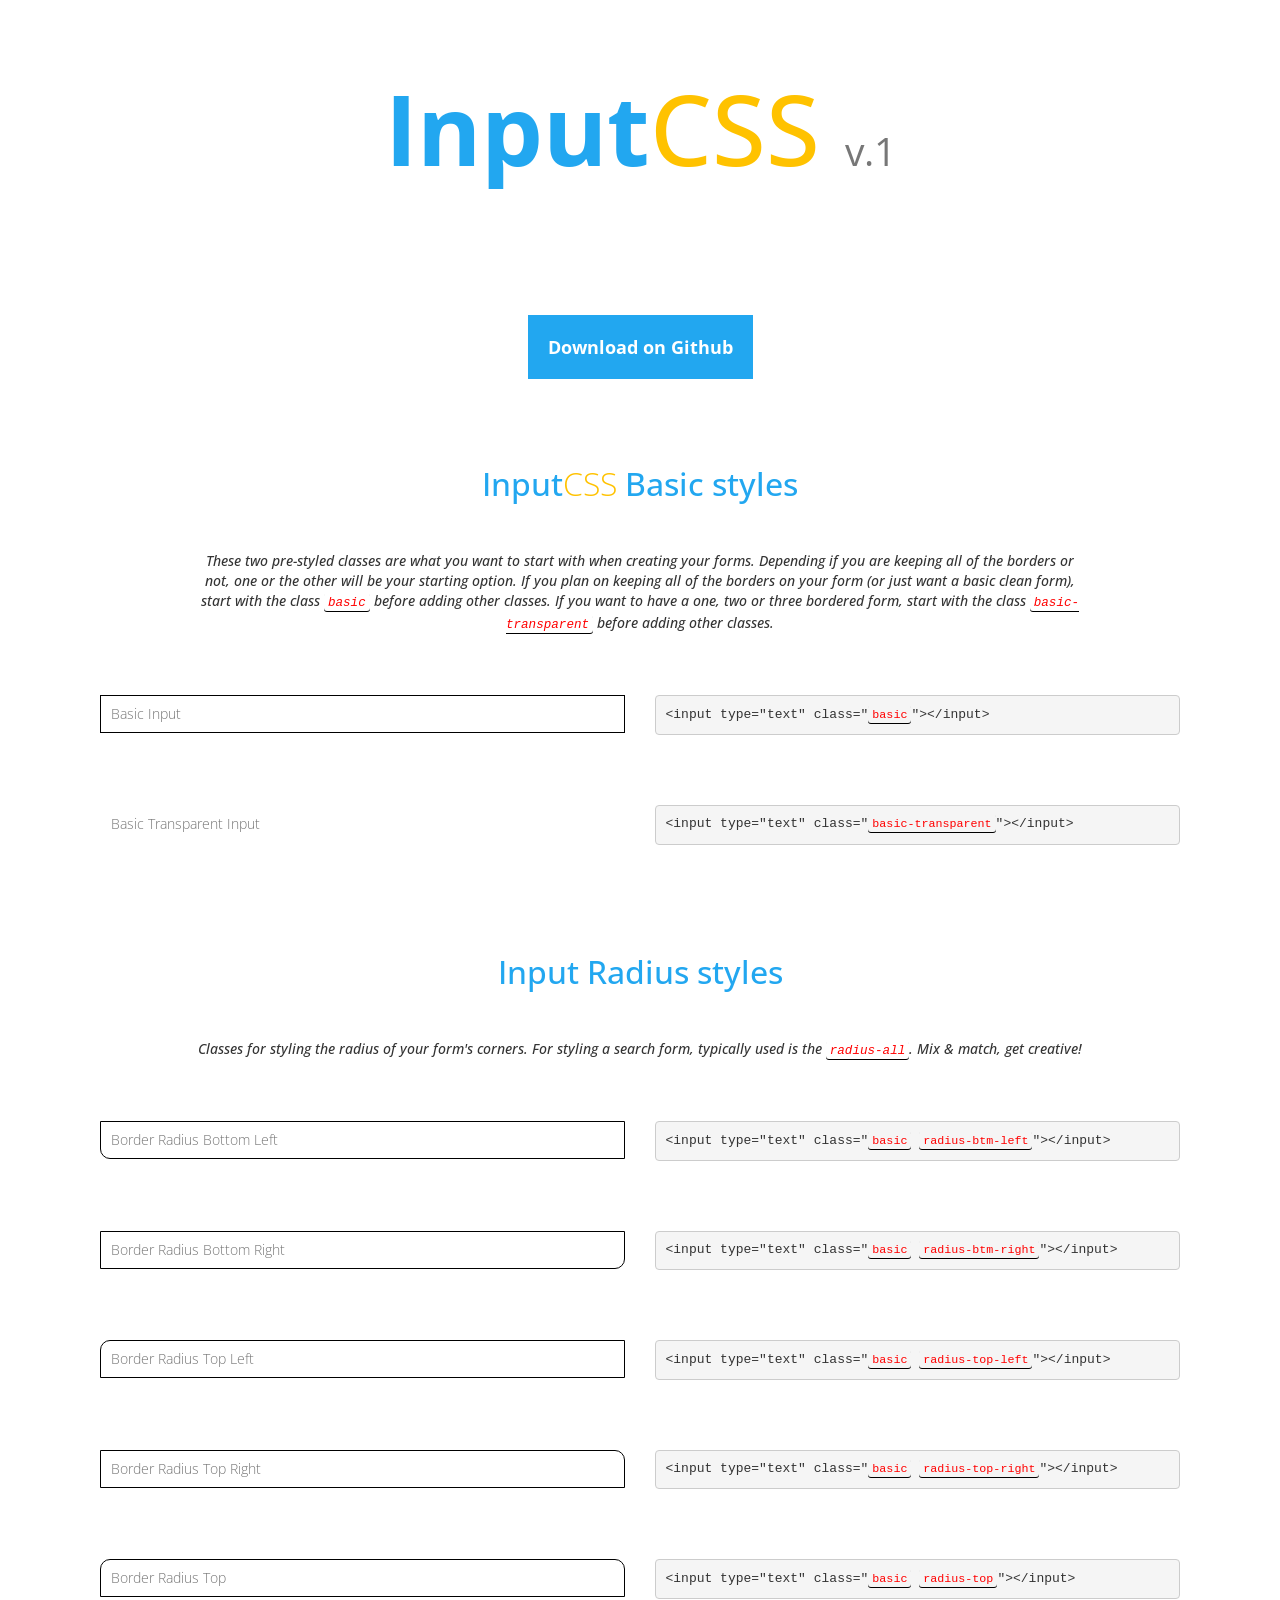
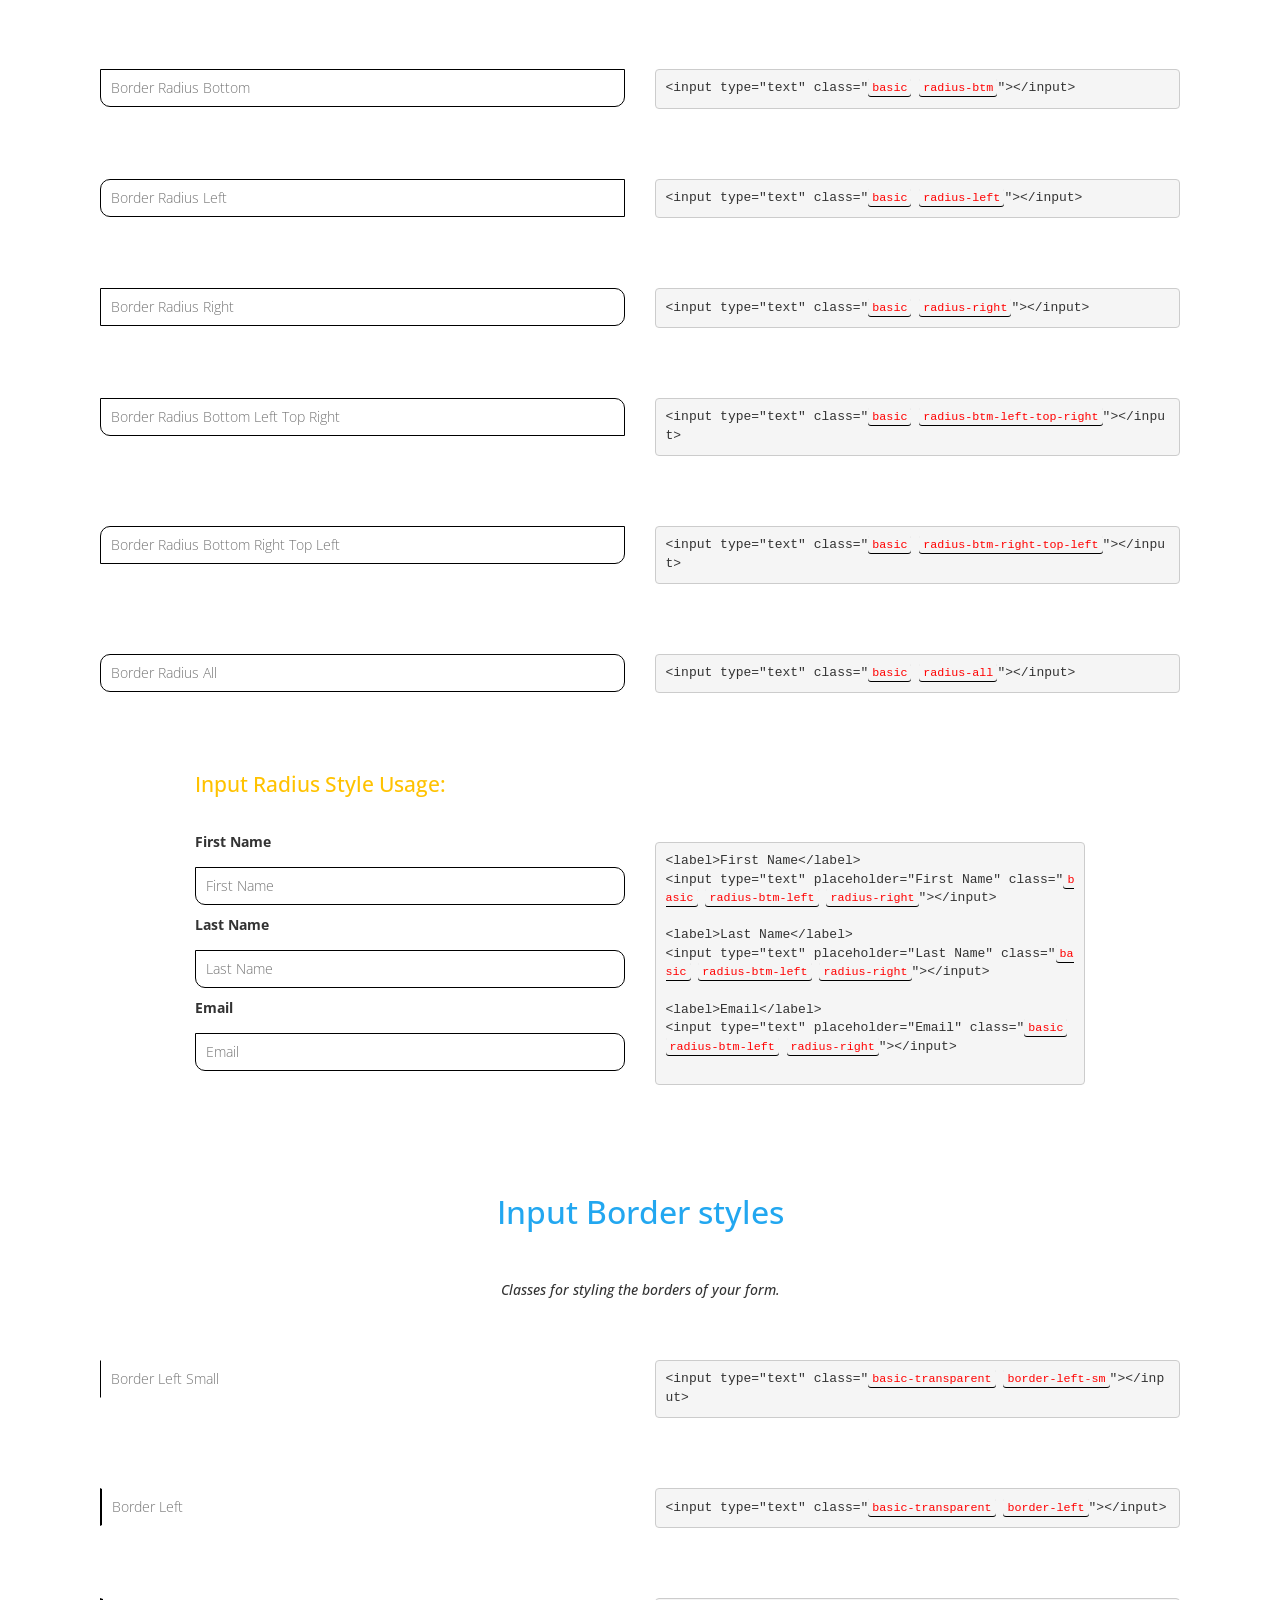
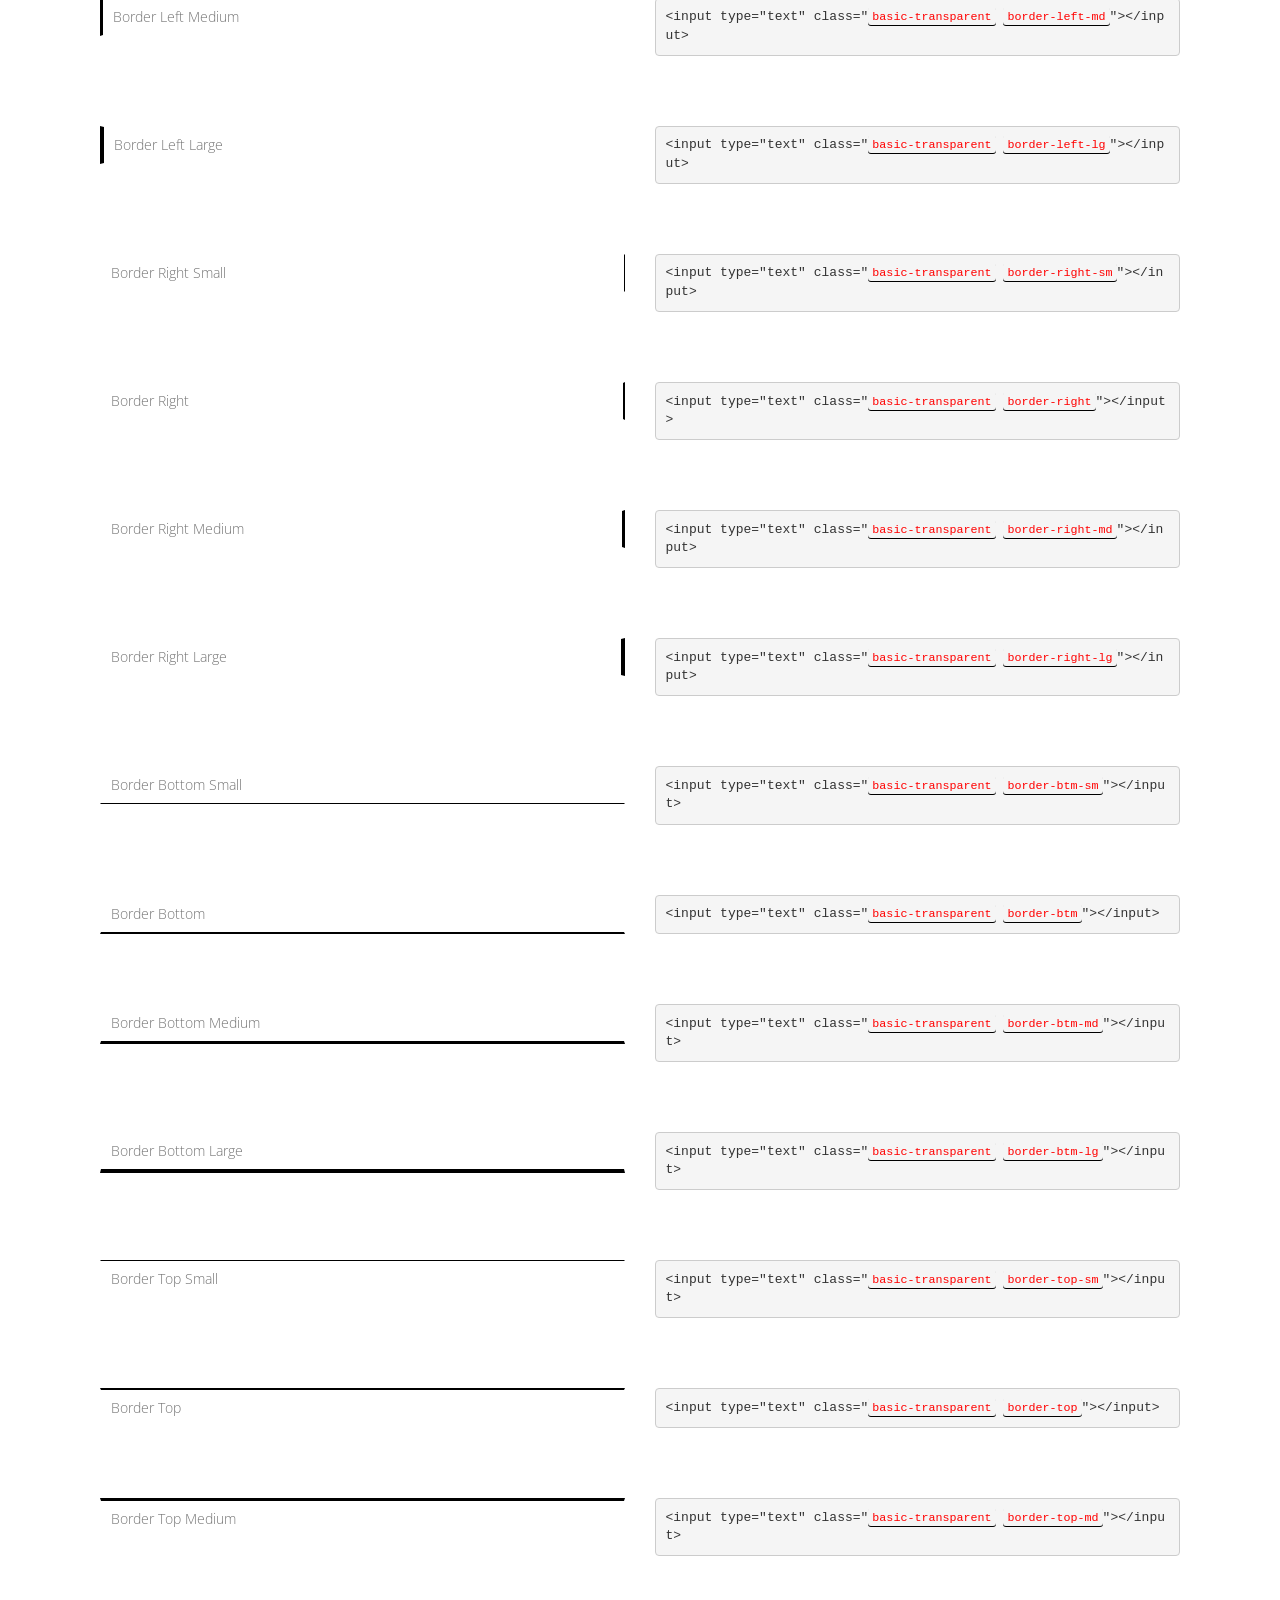
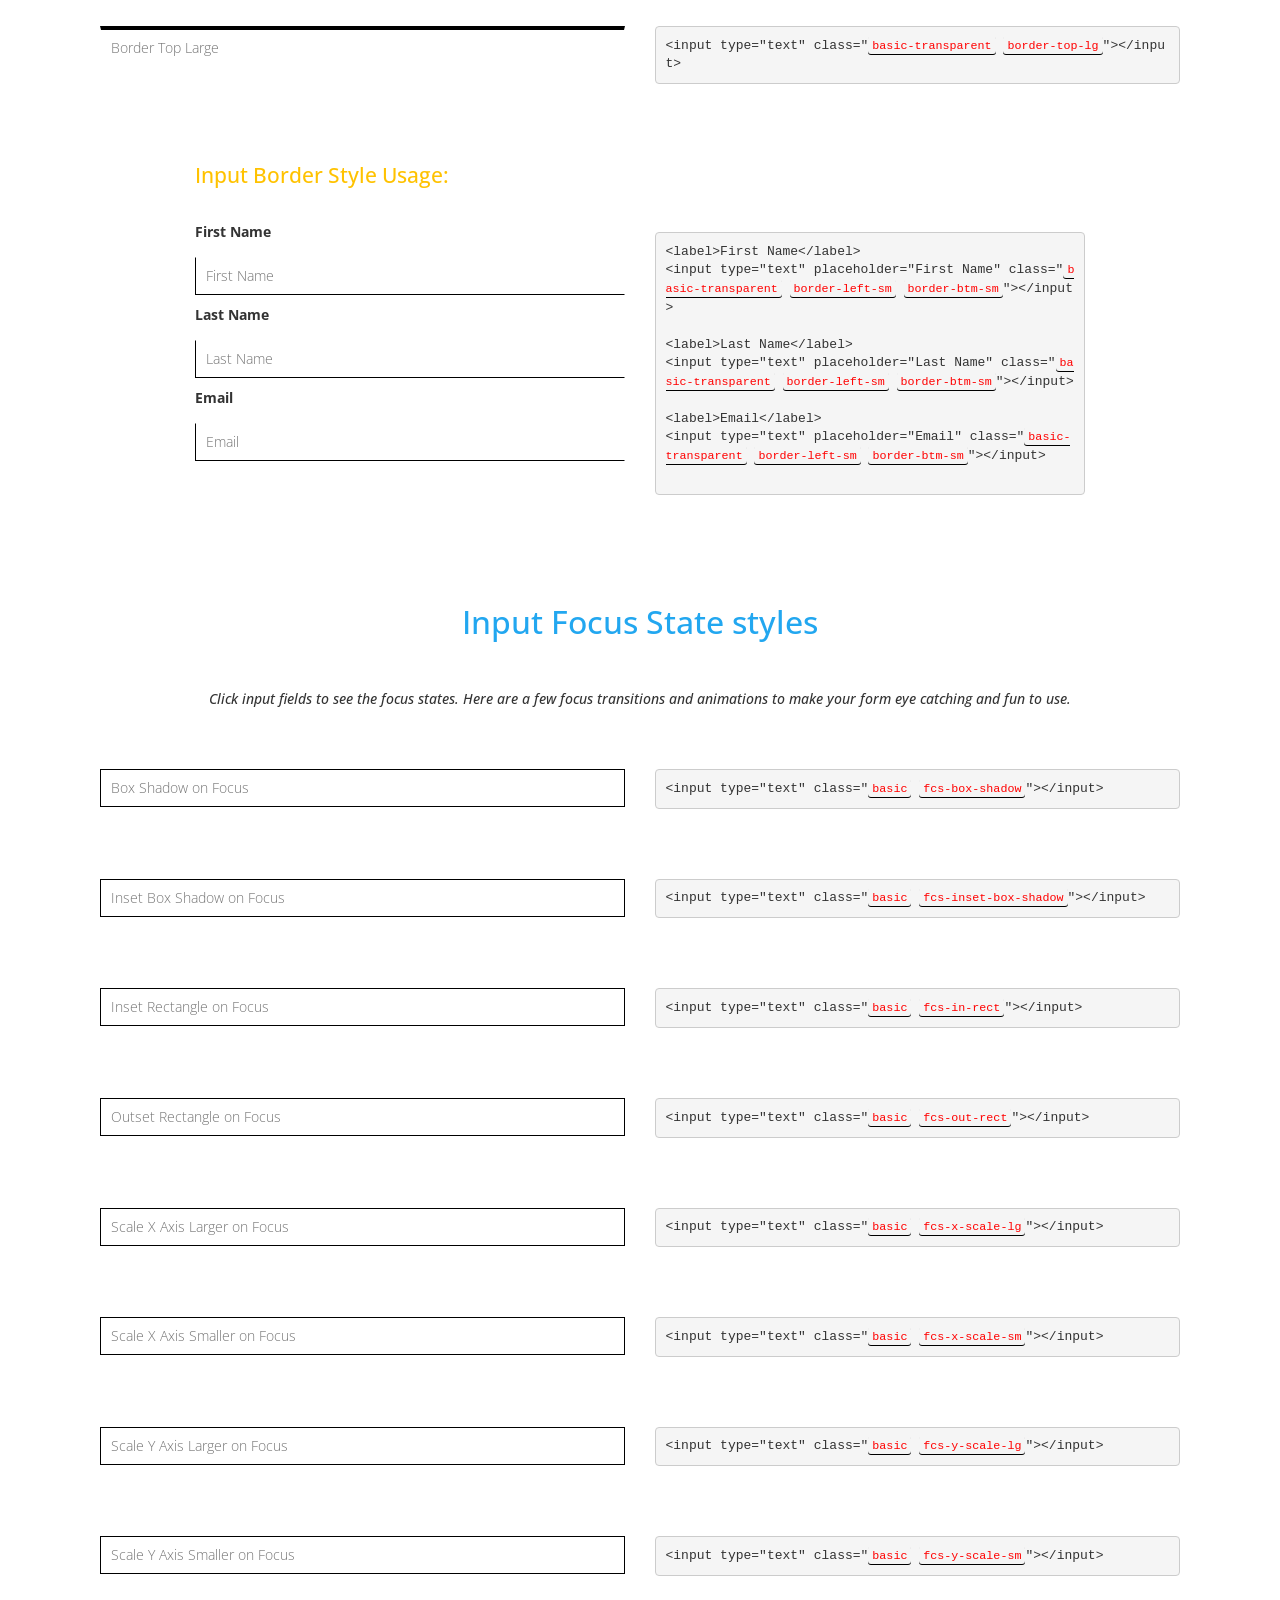
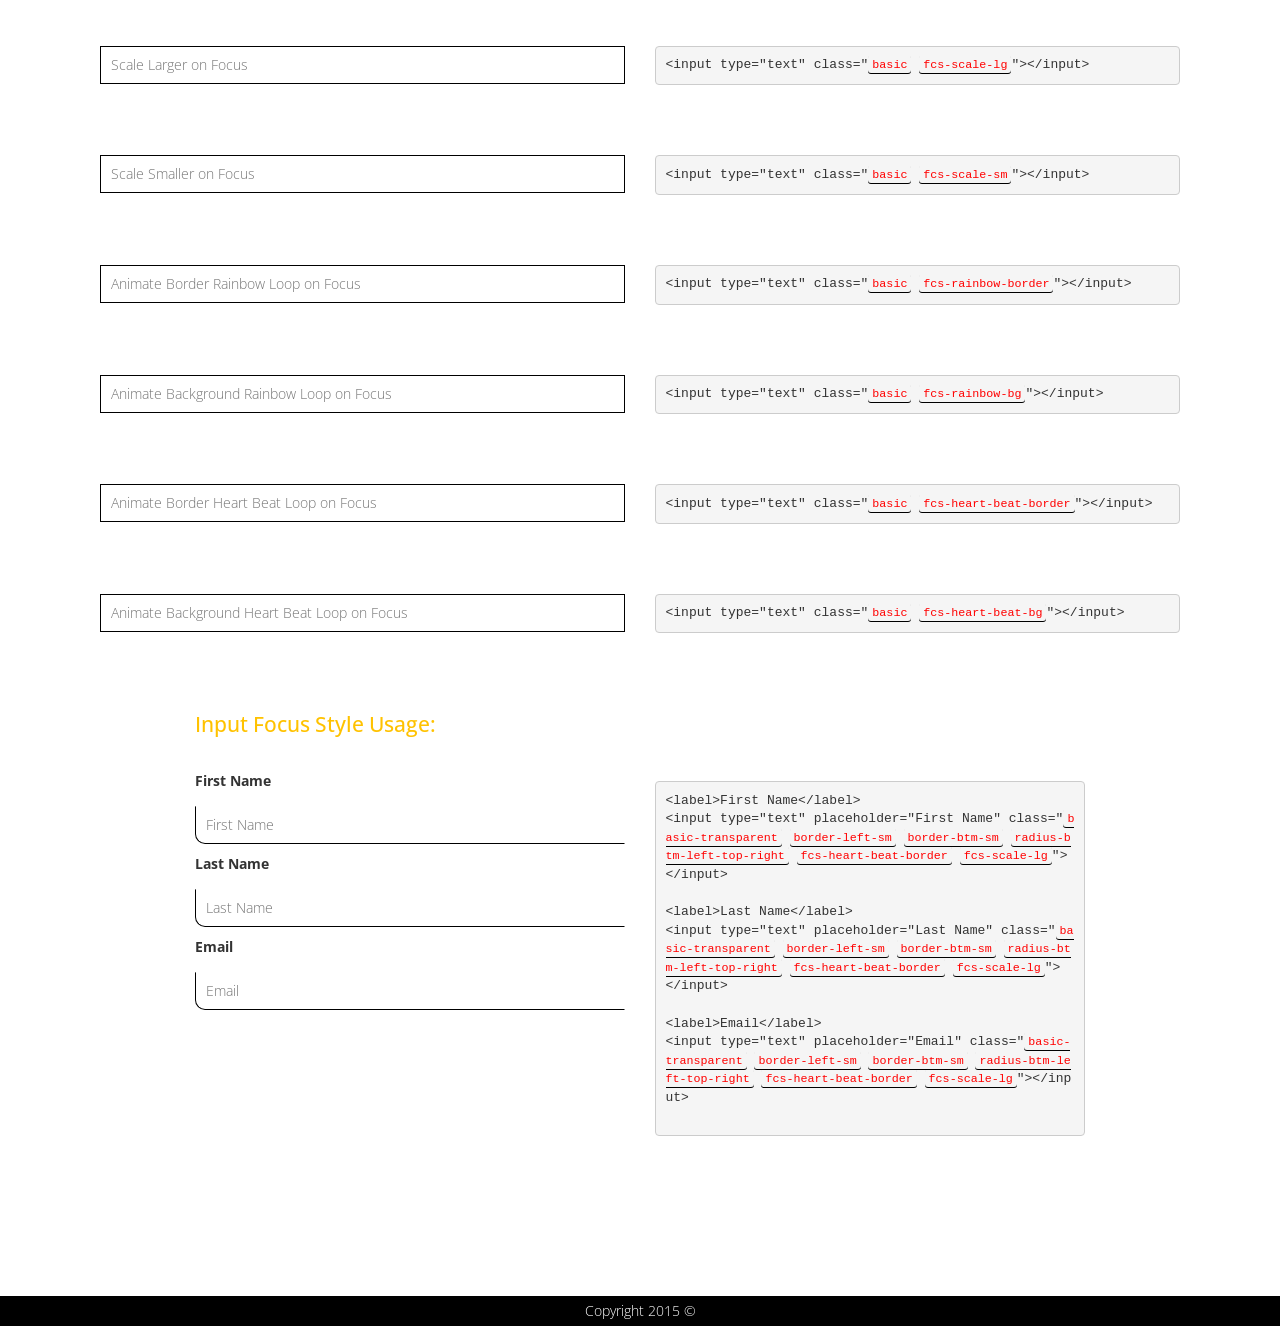
<file: index.html>
<!DOCTYPE html>
<html>
<head>
	<meta name="viewport" content="width=device-width, initial-scale=1.0, minimum-scale=1.0">
	<title>Input.css</title>
	<link rel="stylesheet" href="https://maxcdn.bootstrapcdn.com/bootstrap/3.3.4/css/bootstrap.min.css">
	<link href='http://fonts.googleapis.com/css?family=Open+Sans:300italic,400italic,700,300,400' rel='stylesheet' type='text/css'>
	<link rel="stylesheet" type="text/css" href="css/demo-reference.css">
	<link rel="stylesheet" type="text/css" href="css/input.css">
</head>
<body>
	



	<div class="container">
		
		<h1>Input<span>CSS</span> <small>v.1</small></h1>
		<p class="text-center col-xs-12 btn"><a href="">Download on Github</a></p>
		<!--<p class="text-center col-xs-12 link"><a href="">Read Tutorial &#10142;</a></p>-->
		<h2 class="col-xs-12 h2-title">Input<span>CSS</span> Basic styles</h2>
		<div class="col-xs-12"><em class="col-sm-offset-1 col-sm-10 col-xs-12">These two pre-styled classes are what you want to start with when creating your forms. Depending if you are keeping all of the borders or not, one or the other will be your starting option. If you plan on keeping all of the borders on your form (or just want a basic clean form), start with the class <kbd>basic</kbd> before adding other classes. If you want to have a one, two or three bordered form, start with the class <kbd>basic-transparent</kbd> before adding other classes.</em></div>

		<div class="input-samplecode col-xs-12">
			<div class="col-md-6">
				<input type="text" placeholder="Basic Input" class="basic"></input>
			</div>
			<div class="col-md-6">
				<div class="highlight">
					<pre><code>&lt;input type="text" class="<kbd>basic</kbd>"&gt;&lt;/input&gt;</code></pre>
				</div>
			</div>
		</div>

		<div class="input-samplecode col-xs-12">
				<div class="col-md-6">
					<input type="text" placeholder="Basic Transparent Input" class="basic-transparent"></input>
				</div>
				<div class="col-md-6">
					<div class="highlight">
						<pre><code>&lt;input type="text" class="<kbd>basic-transparent</kbd>"&gt;&lt;/input&gt;</code></pre>
					</div>
				</div>
			</div>

		<h2 class="col-xs-12 h2-title">Input Radius styles</h2>
		<div class="col-xs-12"><em class="col-sm-offset-1 col-sm-10 col-xs-12">Classes for styling the radius of your form's corners. For styling a search form, typically used is the <kbd>radius-all</kbd>. Mix & match, get creative!</em></div>
		
		<section>

			<div class="input-samplecode col-xs-12">
				<div class="col-md-6">
					<input type="text" placeholder="Border Radius Bottom Left" class="basic radius-btm-left"></input>
				</div>
				<div class="col-md-6">
					<div class="highlight">
						<pre><code>&lt;input type="text" class="<kbd>basic</kbd> <kbd>radius-btm-left</kbd>"&gt;&lt;/input&gt;</code></pre>
					</div>
				</div>
			</div>

			<div class="input-samplecode col-xs-12">
				<div class="col-md-6">
					<input type="text" placeholder="Border Radius Bottom Right" class="basic radius-btm-right"></input>
				</div>
				<div class="col-md-6">
					<div class="highlight">
						<pre><code>&lt;input type="text" class="<kbd>basic</kbd> <kbd>radius-btm-right</kbd>"&gt;&lt;/input&gt;</code></pre>
					</div>
				</div>
			</div>

			<div class="input-samplecode col-xs-12">
				<div class="col-md-6">
					<input type="text" placeholder="Border Radius Top Left" class="basic radius-top-left"></input>
				</div>
				<div class="col-md-6">
					<div class="highlight">
						<pre><code>&lt;input type="text" class="<kbd>basic</kbd> <kbd>radius-top-left</kbd>"&gt;&lt;/input&gt;</code></pre>
					</div>
				</div>
			</div>

			<div class="input-samplecode col-xs-12">
				<div class="col-md-6">
					<input type="text" placeholder="Border Radius Top Right" class="basic radius-top-right"></input>
				</div>
				<div class="col-md-6">
					<div class="highlight">
						<pre><code>&lt;input type="text" class="<kbd>basic</kbd> <kbd>radius-top-right</kbd>"&gt;&lt;/input&gt;</code></pre>
					</div>
				</div>
			</div>

			<div class="input-samplecode col-xs-12">
				<div class="col-md-6">
					<input type="text" placeholder="Border Radius Top" class="basic radius-top"></input>
				</div>
				<div class="col-md-6">
					<div class="highlight">
						<pre><code>&lt;input type="text" class="<kbd>basic</kbd> <kbd>radius-top</kbd>"&gt;&lt;/input&gt;</code></pre>
					</div>
				</div>
			</div>

			<div class="input-samplecode col-xs-12">
				<div class="col-md-6">
					<input type="text" placeholder="Border Radius Bottom" class="basic radius-btm"></input>
				</div>
				<div class="col-md-6">
					<div class="highlight">
						<pre><code>&lt;input type="text" class="<kbd>basic</kbd> <kbd>radius-btm</kbd>"&gt;&lt;/input&gt;</code></pre>
					</div>
				</div>
			</div>
			
			<div class="input-samplecode col-xs-12">
				<div class="col-md-6">
					<input type="text" placeholder="Border Radius Left" class="basic radius-left"></input>
				</div>
				<div class="col-md-6">
					<div class="highlight">
						<pre><code>&lt;input type="text" class="<kbd>basic</kbd> <kbd>radius-left</kbd>"&gt;&lt;/input&gt;</code></pre>
					</div>
				</div>
			</div>

			<div class="input-samplecode col-xs-12">
				<div class="col-md-6">
					<input type="text" placeholder="Border Radius Right" class="basic radius-right"></input>
				</div>
				<div class="col-md-6">
					<div class="highlight">
						<pre><code>&lt;input type="text" class="<kbd>basic</kbd> <kbd>radius-right</kbd>"&gt;&lt;/input&gt;</code></pre>
					</div>
				</div>
			</div>

			<div class="input-samplecode col-xs-12">
				<div class="col-md-6">
					<input type="text" placeholder="Border Radius Bottom Left Top Right" class="basic radius-btm-left-top-right"></input>
				</div>
				<div class="col-md-6">
					<div class="highlight">
						<pre><code>&lt;input type="text" class="<kbd>basic</kbd> <kbd>radius-btm-left-top-right</kbd>"&gt;&lt;/input&gt;</code></pre>
					</div>
				</div>
			</div>

			<div class="input-samplecode col-xs-12">
				<div class="col-md-6">
					<input type="text" placeholder="Border Radius Bottom Right Top Left" class="basic radius-btm-right-top-left"></input>
				</div>
				<div class="col-md-6">
					<div class="highlight">
						<pre><code>&lt;input type="text" class="<kbd>basic</kbd> <kbd>radius-btm-right-top-left</kbd>"&gt;&lt;/input&gt;</code></pre>
					</div>
				</div>
			</div>

			<div class="input-samplecode col-xs-12">
				<div class="col-md-6">
					<input type="text" placeholder="Border Radius All" class="basic radius-all"></input>
				</div>
				<div class="col-md-6">
					<div class="highlight">
						<pre><code>&lt;input type="text" class="<kbd>basic</kbd> <kbd>radius-all</kbd>"&gt;&lt;/input&gt;</code></pre>
					</div>
				</div>
			</div>

			<div class="input-samplecode col-xs-offset-1 col-xs-10">
				<h3 class="col-xs-12">Input Radius Style Usage:</h3>
				<div class="col-md-6">
					<label>First Name</label>
					<input type="text" placeholder="First Name" class="basic radius-btm-left radius-right"></input>
					<label>Last Name</label>
					<input type="text" placeholder="Last Name" class="basic radius-btm-left radius-right"></input>
					<label>Email</label>
					<input type="text" placeholder="Email" class="basic radius-btm-left radius-right"></input>
				</div>
				<div class="col-md-6">
					<div class="highlight">
							<pre><code>&lt;label&gt;First Name&lt;/label&gt;<br>&lt;input type="text" placeholder="First Name" class="<kbd>basic</kbd> <kbd>radius-btm-left</kbd> <kbd>radius-right</kbd>"&gt;&lt;/input&gt;
							&lt;label&gt;Last Name&lt;/label&gt;<br>&lt;input type="text" placeholder="Last Name" class="<kbd>basic</kbd> <kbd>radius-btm-left</kbd> <kbd>radius-right</kbd>"&gt;&lt;/input&gt;
							&lt;label&gt;Email&lt;/label&gt;<br>&lt;input type="text" placeholder="Email" class="<kbd>basic</kbd> <kbd>radius-btm-left</kbd> <kbd>radius-right</kbd>"&gt;&lt;/input&gt;
						</code></pre>
					</div>
				</div>
			</div>

		</section>

		<h2 class="col-xs-12 h2-title">Input Border styles</h2>
		<div class="col-xs-12"><em class="col-sm-offset-1 col-sm-10 col-xs-12">Classes for styling the borders of your form.</em></div>

		<section>

			<div class="input-samplecode col-xs-12">
				<div class="col-md-6">
					<input type="text" placeholder="Border Left Small" class="basic-transparent border-left-sm"></input>
				</div>
				<div class="col-md-6">
					<div class="highlight">
						<pre><code>&lt;input type="text" class="<kbd>basic-transparent</kbd> <kbd>border-left-sm</kbd>"&gt;&lt;/input&gt;</code></pre>
					</div>
				</div>
			</div>

			<div class="input-samplecode col-xs-12">
				<div class="col-md-6">
					<input type="text" placeholder="Border Left" class="basic-transparent border-left"></input>
				</div>
				<div class="col-md-6">
					<div class="highlight">
						<pre><code>&lt;input type="text" class="<kbd>basic-transparent</kbd> <kbd>border-left</kbd>"&gt;&lt;/input&gt;</code></pre>
					</div>
				</div>
			</div>

			<div class="input-samplecode col-xs-12">
				<div class="col-md-6">
					<input type="text" placeholder="Border Left Medium" class="basic-transparent border-left-md"></input>
				</div>
				<div class="col-md-6">
					<div class="highlight">
						<pre><code>&lt;input type="text" class="<kbd>basic-transparent</kbd> <kbd>border-left-md</kbd>"&gt;&lt;/input&gt;</code></pre>
					</div>
				</div>
			</div>

			<div class="input-samplecode col-xs-12">
				<div class="col-md-6">
					<input type="text" placeholder="Border Left Large" class="basic-transparent border-left-lg"></input>
				</div>
				<div class="col-md-6">
					<div class="highlight">
						<pre><code>&lt;input type="text" class="<kbd>basic-transparent</kbd> <kbd>border-left-lg</kbd>"&gt;&lt;/input&gt;</code></pre>
					</div>
				</div>
			</div>

			<div class="input-samplecode col-xs-12">
				<div class="col-md-6">
					<input type="text" placeholder="Border Right Small" class="basic-transparent border-right-sm"></input>
				</div>
				<div class="col-md-6">
					<div class="highlight">
						<pre><code>&lt;input type="text" class="<kbd>basic-transparent</kbd> <kbd>border-right-sm</kbd>"&gt;&lt;/input&gt;</code></pre>
					</div>
				</div>
			</div>

			<div class="input-samplecode col-xs-12">
				<div class="col-md-6">
					<input type="text" placeholder="Border Right" class="basic-transparent border-right"></input>
				</div>
				<div class="col-md-6">
					<div class="highlight">
						<pre><code>&lt;input type="text" class="<kbd>basic-transparent</kbd> <kbd>border-right</kbd>"&gt;&lt;/input&gt;</code></pre>
					</div>
				</div>
			</div>

			<div class="input-samplecode col-xs-12">
				<div class="col-md-6">
					<input type="text" placeholder="Border Right Medium" class="basic-transparent border-right-md"></input>
				</div>
				<div class="col-md-6">
					<div class="highlight">
						<pre><code>&lt;input type="text" class="<kbd>basic-transparent</kbd> <kbd>border-right-md</kbd>"&gt;&lt;/input&gt;</code></pre>
					</div>
				</div>
			</div>

			<div class="input-samplecode col-xs-12">
				<div class="col-md-6">
					<input type="text" placeholder="Border Right Large" class="basic-transparent border-right-lg"></input>
				</div>
				<div class="col-md-6">
					<div class="highlight">
						<pre><code>&lt;input type="text" class="<kbd>basic-transparent</kbd> <kbd>border-right-lg</kbd>"&gt;&lt;/input&gt;</code></pre>
					</div>
				</div>
			</div>

			<div class="input-samplecode col-xs-12">
				<div class="col-md-6">
					<input type="text" placeholder="Border Bottom Small" class="basic-transparent border-btm-sm"></input>
				</div>
				<div class="col-md-6">
					<div class="highlight">
						<pre><code>&lt;input type="text" class="<kbd>basic-transparent</kbd> <kbd>border-btm-sm</kbd>"&gt;&lt;/input&gt;</code></pre>
					</div>
				</div>
			</div>

			<div class="input-samplecode col-xs-12">
				<div class="col-md-6">
					<input type="text" placeholder="Border Bottom" class="basic-transparent border-btm"></input>
				</div>
				<div class="col-md-6">
					<div class="highlight">
						<pre><code>&lt;input type="text" class="<kbd>basic-transparent</kbd> <kbd>border-btm</kbd>"&gt;&lt;/input&gt;</code></pre>
					</div>
				</div>
			</div>

			<div class="input-samplecode col-xs-12">
				<div class="col-md-6">
					<input type="text" placeholder="Border Bottom Medium" class="basic-transparent border-btm-md"></input>
				</div>
				<div class="col-md-6">
					<div class="highlight">
						<pre><code>&lt;input type="text" class="<kbd>basic-transparent</kbd> <kbd>border-btm-md</kbd>"&gt;&lt;/input&gt;</code></pre>
					</div>
				</div>
			</div>

			<div class="input-samplecode col-xs-12">
				<div class="col-md-6">
					<input type="text" placeholder="Border Bottom Large" class="basic-transparent border-btm-lg"></input>
				</div>
				<div class="col-md-6">
					<div class="highlight">
						<pre><code>&lt;input type="text" class="<kbd>basic-transparent</kbd> <kbd>border-btm-lg</kbd>"&gt;&lt;/input&gt;</code></pre>
					</div>
				</div>
			</div>

			<div class="input-samplecode col-xs-12">
				<div class="col-md-6">
					<input type="text" placeholder="Border Top Small" class="basic-transparent border-top-sm"></input>
				</div>
				<div class="col-md-6">
					<div class="highlight">
						<pre><code>&lt;input type="text" class="<kbd>basic-transparent</kbd> <kbd>border-top-sm</kbd>"&gt;&lt;/input&gt;</code></pre>
					</div>
				</div>
			</div>

			<div class="input-samplecode col-xs-12">
				<div class="col-md-6">
					<input type="text" placeholder="Border Top" class="basic-transparent border-top"></input>
				</div>
				<div class="col-md-6">
					<div class="highlight">
						<pre><code>&lt;input type="text" class="<kbd>basic-transparent</kbd> <kbd>border-top</kbd>"&gt;&lt;/input&gt;</code></pre>
					</div>
				</div>
			</div>

			<div class="input-samplecode col-xs-12">
				<div class="col-md-6">
					<input type="text" placeholder="Border Top Medium" class="basic-transparent border-top-md"></input>
				</div>
				<div class="col-md-6">
					<div class="highlight">
						<pre><code>&lt;input type="text" class="<kbd>basic-transparent</kbd> <kbd>border-top-md</kbd>"&gt;&lt;/input&gt;</code></pre>
					</div>
				</div>
			</div>

			<div class="input-samplecode col-xs-12">
				<div class="col-md-6">
					<input type="text" placeholder="Border Top Large" class="basic-transparent border-top-lg"></input>
				</div>
				<div class="col-md-6">
					<div class="highlight">
						<pre><code>&lt;input type="text" class="<kbd>basic-transparent</kbd> <kbd>border-top-lg</kbd>"&gt;&lt;/input&gt;</code></pre>
					</div>
				</div>
			</div>

			<div class="input-samplecode col-xs-offset-1 col-xs-10">
				<h3 class="col-xs-12">Input Border Style Usage:</h3>
				<div class="col-md-6">
					<label>First Name</label>
					<input type="text" placeholder="First Name" class="basic-transparent border-left-sm border-btm-sm"></input>
					<label>Last Name</label>
					<input type="text" placeholder="Last Name" class=" basic-transparent border-left-sm border-btm-sm"></input>
					<label>Email</label>
					<input type="text" placeholder="Email" class=" basic-transparent border-left-sm border-btm-sm"></input>
				</div>
				<div class="col-md-6">
					<div class="highlight">
							<pre><code>&lt;label&gt;First Name&lt;/label&gt;<br>&lt;input type="text" placeholder="First Name" class="<kbd>basic-transparent</kbd> <kbd>border-left-sm</kbd> <kbd>border-btm-sm</kbd>"&gt;&lt;/input&gt;
							&lt;label&gt;Last Name&lt;/label&gt;<br>&lt;input type="text" placeholder="Last Name" class="<kbd>basic-transparent</kbd> <kbd>border-left-sm</kbd> <kbd>border-btm-sm</kbd>"&gt;&lt;/input&gt;
							&lt;label&gt;Email&lt;/label&gt;<br>&lt;input type="text" placeholder="Email" class="<kbd>basic-transparent</kbd> <kbd>border-left-sm</kbd> <kbd>border-btm-sm</kbd>"&gt;&lt;/input&gt;
						</code></pre>
					</div>
				</div>
			</div>
			
		</section>

		<h2 class="col-xs-12 h2-title">Input Focus State styles</h2>
		<div class="col-xs-12"><em class="col-sm-offset-1 col-sm-10 col-xs-12">Click input fields to see the focus states. Here are a few focus transitions and animations to make your form eye catching and fun to use.</em></div>

		<section>
			
			<div class="input-samplecode col-xs-12">
				<div class="col-md-6">
					<input type="text" placeholder="Box Shadow on Focus" class="basic fcs-box-shadow"></input>
				</div>
				<div class="col-md-6">
					<div class="highlight">
						<pre><code>&lt;input type="text" class="<kbd>basic</kbd> <kbd>fcs-box-shadow</kbd>"&gt;&lt;/input&gt;</code></pre>
					</div>
				</div>
			</div>
			
			<div class="input-samplecode col-xs-12">
				<div class="col-md-6">
					<input type="text" placeholder="Inset Box Shadow on Focus" class="basic fcs-inset-box-shadow"></input>
				</div>
				<div class="col-md-6">
					<div class="highlight">
						<pre><code>&lt;input type="text" class="<kbd>basic</kbd> <kbd>fcs-inset-box-shadow</kbd>"&gt;&lt;/input&gt;</code></pre>
					</div>
				</div>
			</div>

			<div class="input-samplecode col-xs-12">
				<div class="col-md-6">
					<input type="text" placeholder="Inset Rectangle on Focus" class="basic fcs-in-rect"></input>
				</div>
				<div class="col-md-6">
					<div class="highlight">
						<pre><code>&lt;input type="text" class="<kbd>basic</kbd> <kbd>fcs-in-rect</kbd>"&gt;&lt;/input&gt;</code></pre>
					</div>
				</div>
			</div>

			<div class="input-samplecode col-xs-12">
				<div class="col-md-6">
					<input type="text" placeholder="Outset Rectangle on Focus" class="basic fcs-out-rect"></input>
				</div>
				<div class="col-md-6">
					<div class="highlight">
						<pre><code>&lt;input type="text" class="<kbd>basic</kbd> <kbd>fcs-out-rect</kbd>"&gt;&lt;/input&gt;</code></pre>
					</div>
				</div>
			</div>

			<div class="input-samplecode col-xs-12">
				<div class="col-md-6">
					<input type="text" placeholder="Scale X Axis Larger on Focus" class="basic fcs-x-scale-lg"></input>
				</div>
				<div class="col-md-6">
					<div class="highlight">
						<pre><code>&lt;input type="text" class="<kbd>basic</kbd> <kbd>fcs-x-scale-lg</kbd>"&gt;&lt;/input&gt;</code></pre>
					</div>
				</div>
			</div>

			<div class="input-samplecode col-xs-12">
				<div class="col-md-6">
					<input type="text" placeholder="Scale X Axis Smaller on Focus" class="basic fcs-x-scale-sm"></input>
				</div>
				<div class="col-md-6">
					<div class="highlight">
						<pre><code>&lt;input type="text" class="<kbd>basic</kbd> <kbd>fcs-x-scale-sm</kbd>"&gt;&lt;/input&gt;</code></pre>
					</div>
				</div>
			</div>

			<div class="input-samplecode col-xs-12">
				<div class="col-md-6">
					<input type="text" placeholder="Scale Y Axis Larger on Focus" class="basic fcs-y-scale-lg"></input>
				</div>
				<div class="col-md-6">
					<div class="highlight">
						<pre><code>&lt;input type="text" class="<kbd>basic</kbd> <kbd>fcs-y-scale-lg</kbd>"&gt;&lt;/input&gt;</code></pre>
					</div>
				</div>
			</div>

			<div class="input-samplecode col-xs-12">
				<div class="col-md-6">
					<input type="text" placeholder="Scale Y Axis Smaller on Focus" class="basic fcs-y-scale-sm"></input>
				</div>
				<div class="col-md-6">
					<div class="highlight">
						<pre><code>&lt;input type="text" class="<kbd>basic</kbd> <kbd>fcs-y-scale-sm</kbd>"&gt;&lt;/input&gt;</code></pre>
					</div>
				</div>
			</div>

			<div class="input-samplecode col-xs-12">
				<div class="col-md-6">
					<input type="text" placeholder="Scale Larger on Focus" class="basic fcs-scale-lg"></input>
				</div>
				<div class="col-md-6">
					<div class="highlight">
						<pre><code>&lt;input type="text" class="<kbd>basic</kbd> <kbd>fcs-scale-lg</kbd>"&gt;&lt;/input&gt;</code></pre>
					</div>
				</div>
			</div>

			<div class="input-samplecode col-xs-12">
				<div class="col-md-6">
					<input type="text" placeholder="Scale Smaller on Focus" class="basic fcs-scale-sm"></input>
				</div>
				<div class="col-md-6">
					<div class="highlight">
						<pre><code>&lt;input type="text" class="<kbd>basic</kbd> <kbd>fcs-scale-sm</kbd>"&gt;&lt;/input&gt;</code></pre>
					</div>
				</div>
			</div>

			<div class="input-samplecode col-xs-12">
				<div class="col-md-6">
					<input type="text" placeholder="Animate Border Rainbow Loop on Focus" class="basic fcs-rainbow-border"></input>
				</div>
				<div class="col-md-6">
					<div class="highlight">
						<pre><code>&lt;input type="text" class="<kbd>basic</kbd> <kbd>fcs-rainbow-border</kbd>"&gt;&lt;/input&gt;</code></pre>
					</div>
				</div>
			</div>

			<div class="input-samplecode col-xs-12">
				<div class="col-md-6">
					<input type="text" placeholder="Animate Background Rainbow Loop on Focus" class="basic fcs-rainbow-bg"></input>
				</div>
				<div class="col-md-6">
					<div class="highlight">
						<pre><code>&lt;input type="text" class="<kbd>basic</kbd> <kbd>fcs-rainbow-bg</kbd>"&gt;&lt;/input&gt;</code></pre>
					</div>
				</div>
			</div>

			<div class="input-samplecode col-xs-12">
				<div class="col-md-6">
					<input type="text" placeholder="Animate Border Heart Beat Loop on Focus" class="basic fcs-heart-beat-border"></input>
				</div>
				<div class="col-md-6">
					<div class="highlight">
						<pre><code>&lt;input type="text" class="<kbd>basic</kbd> <kbd>fcs-heart-beat-border</kbd>"&gt;&lt;/input&gt;</code></pre>
					</div>
				</div>
			</div>

			<div class="input-samplecode col-xs-12">
				<div class="col-md-6">
					<input type="text" placeholder="Animate Background Heart Beat Loop on Focus" class="basic fcs-heart-beat-bg"></input>
				</div>
				<div class="col-md-6">
					<div class="highlight">
						<pre><code>&lt;input type="text" class="<kbd>basic</kbd> <kbd>fcs-heart-beat-bg</kbd>"&gt;&lt;/input&gt;</code></pre>
					</div>
				</div>
			</div>

			<div class="input-samplecode col-xs-offset-1 col-xs-10">
				<h3 class="col-xs-12">Input Focus Style Usage:</h3>
				<div class="col-md-6">
					<label>First Name</label>
					<input type="text" placeholder="First Name" class="basic-transparent border-left-sm border-btm-sm radius-btm-left-top-right fcs-heart-beat-border fcs-scale-lg"></input>
					<label>Last Name</label>
					<input type="text" placeholder="Last Name" class="basic-transparent border-left-sm border-btm-sm radius-btm-left-top-right fcs-heart-beat-border fcs-scale-lg"></input>
					<label>Email</label>
					<input type="text" placeholder="Email" class="basic-transparent border-left-sm border-btm-sm radius-btm-left-top-right fcs-heart-beat-border fcs-scale-lg"></input>
				</div>
				<div class="col-md-6">
					<div class="highlight">
							<pre><code>&lt;label&gt;First Name&lt;/label&gt;<br>&lt;input type="text" placeholder="First Name" class="<kbd>basic-transparent</kbd> <kbd>border-left-sm</kbd> <kbd>border-btm-sm</kbd> <kbd>radius-btm-left-top-right</kbd> <kbd>fcs-heart-beat-border</kbd> <kbd>fcs-scale-lg</kbd>"&gt;&lt;/input&gt;
							&lt;label&gt;Last Name&lt;/label&gt;<br>&lt;input type="text" placeholder="Last Name" class="<kbd>basic-transparent</kbd> <kbd>border-left-sm</kbd> <kbd>border-btm-sm</kbd> <kbd>radius-btm-left-top-right</kbd> <kbd>fcs-heart-beat-border</kbd> <kbd>fcs-scale-lg</kbd>"&gt;&lt;/input&gt;
							&lt;label&gt;Email&lt;/label&gt;<br>&lt;input type="text" placeholder="Email" class="<kbd>basic-transparent</kbd> <kbd>border-left-sm</kbd> <kbd>border-btm-sm</kbd> <kbd>radius-btm-left-top-right</kbd> <kbd>fcs-heart-beat-border</kbd> <kbd>fcs-scale-lg</kbd>"&gt;&lt;/input&gt;
						</code></pre>
					</div>
				</div>
			</div>

		</section>
	</div>








	<footer>
		<p class="copyright">Copyright 2015 &copy;</p>
	</footer>


</body>
</html>
</file>
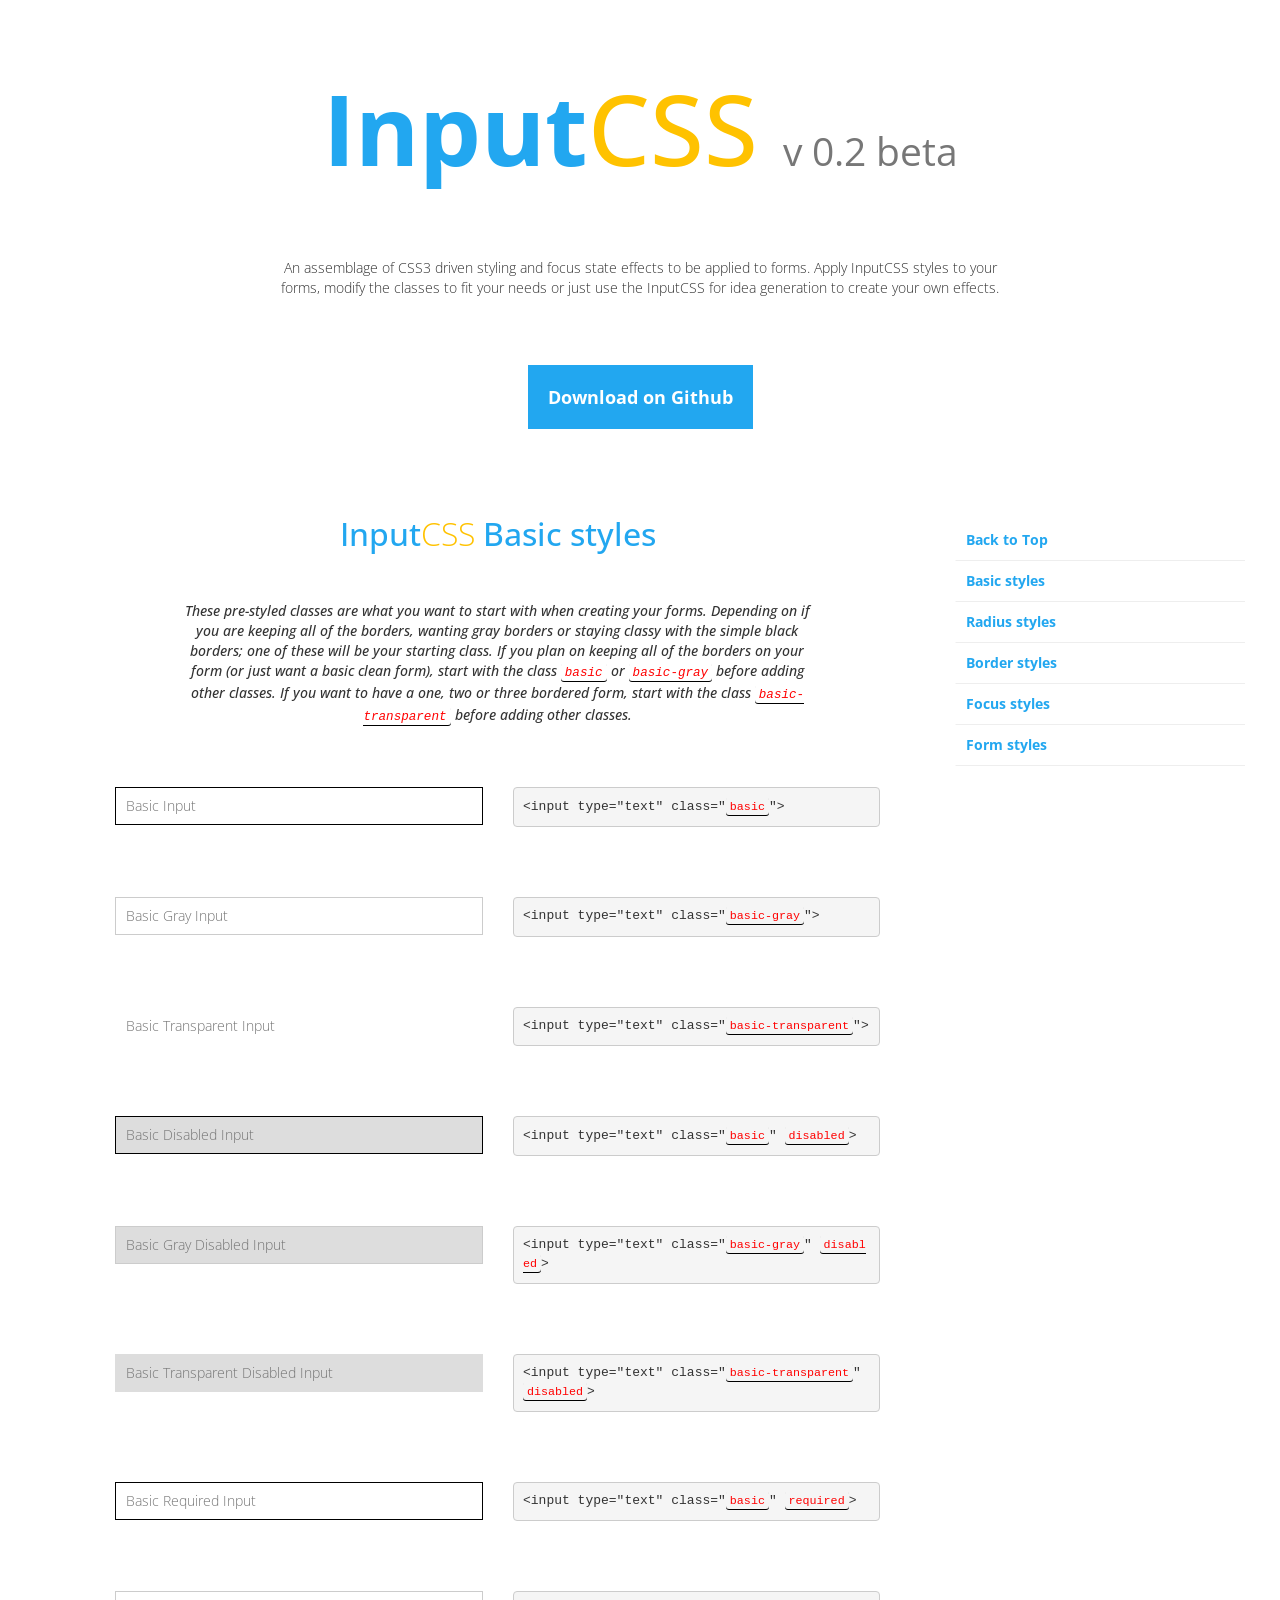
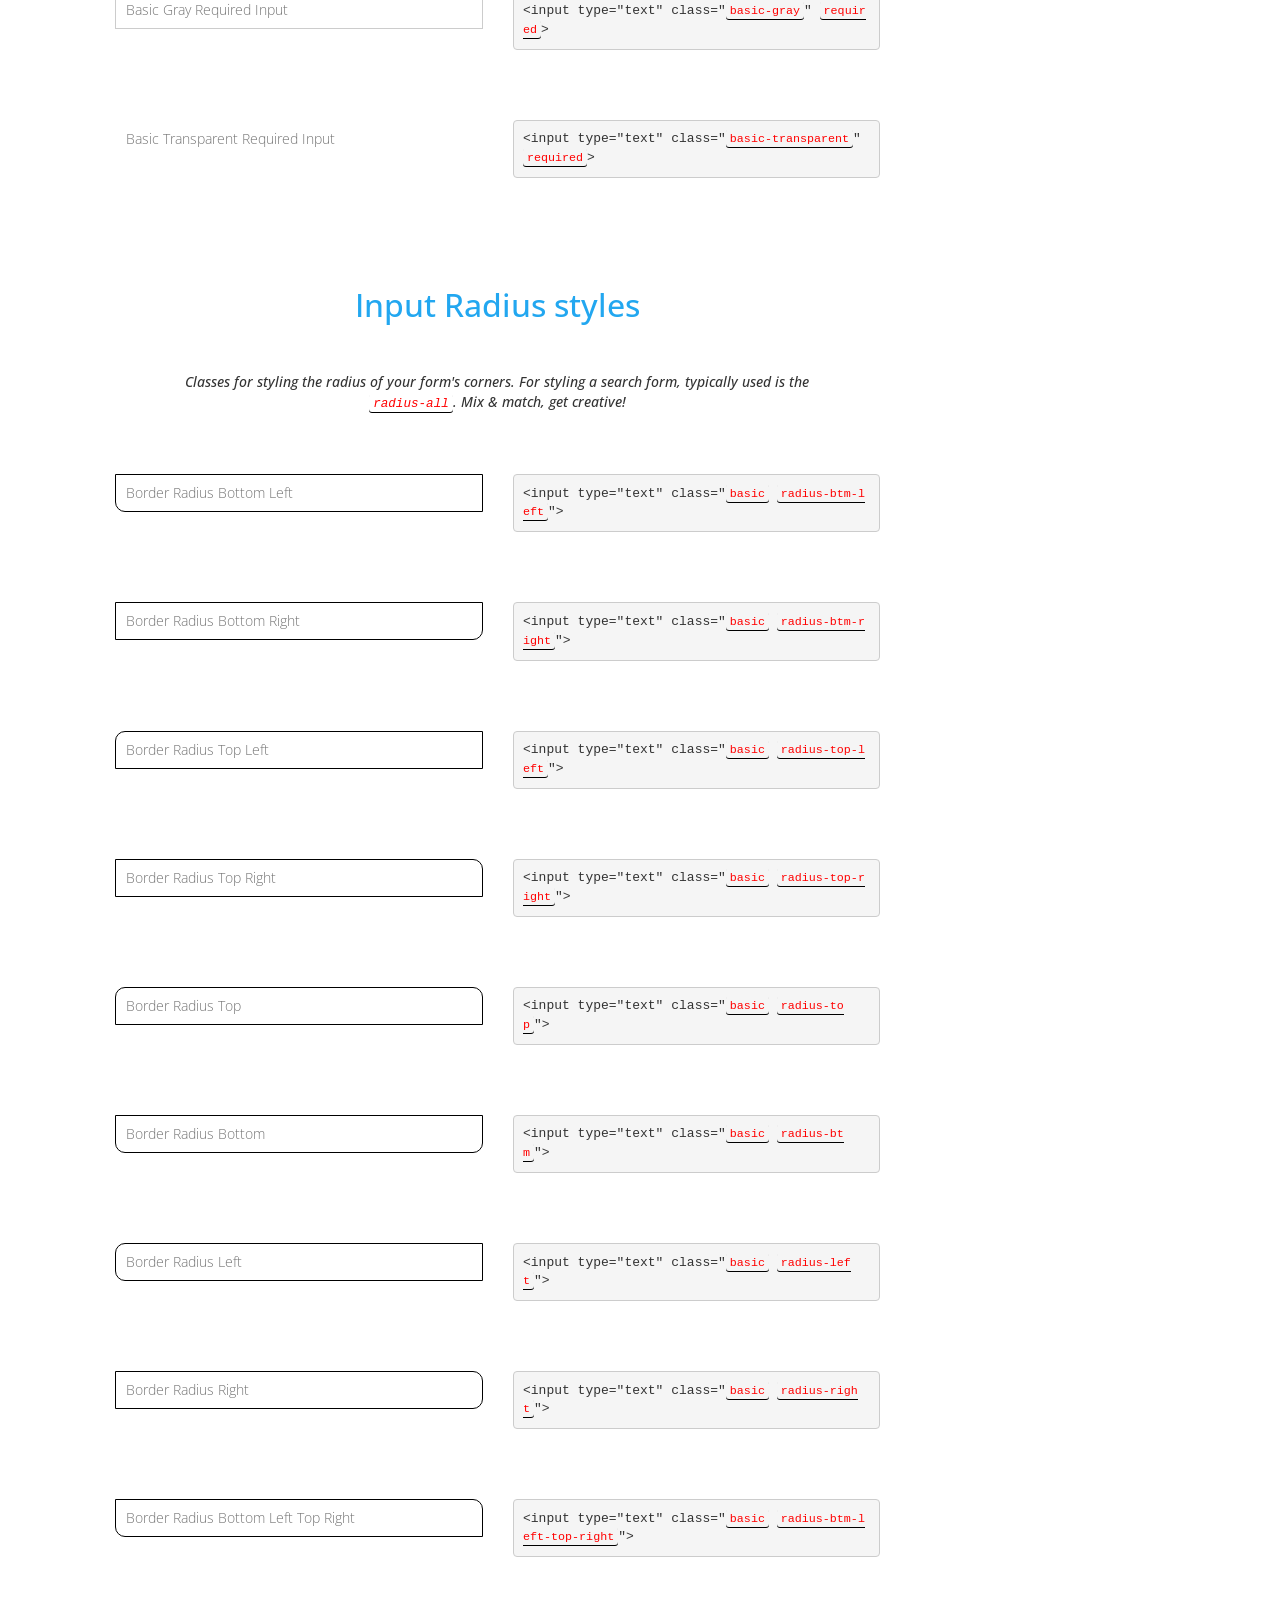
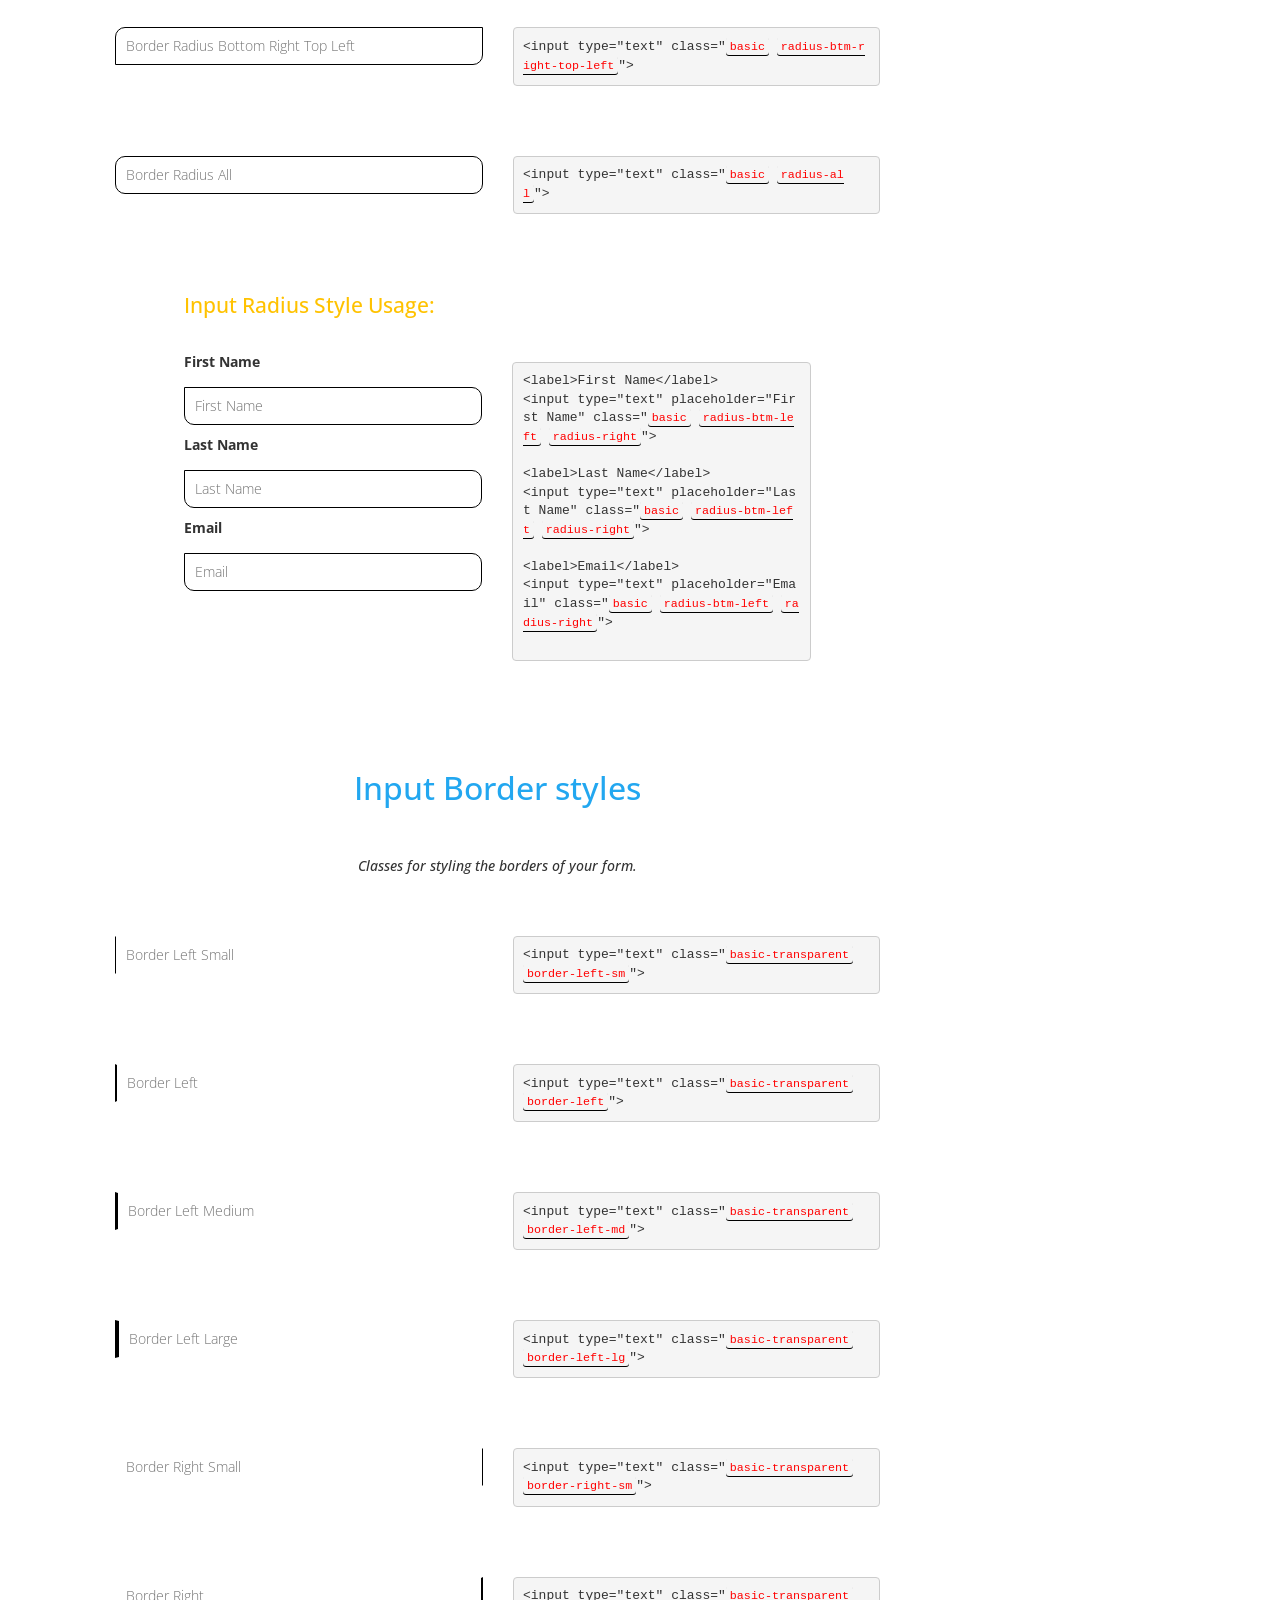
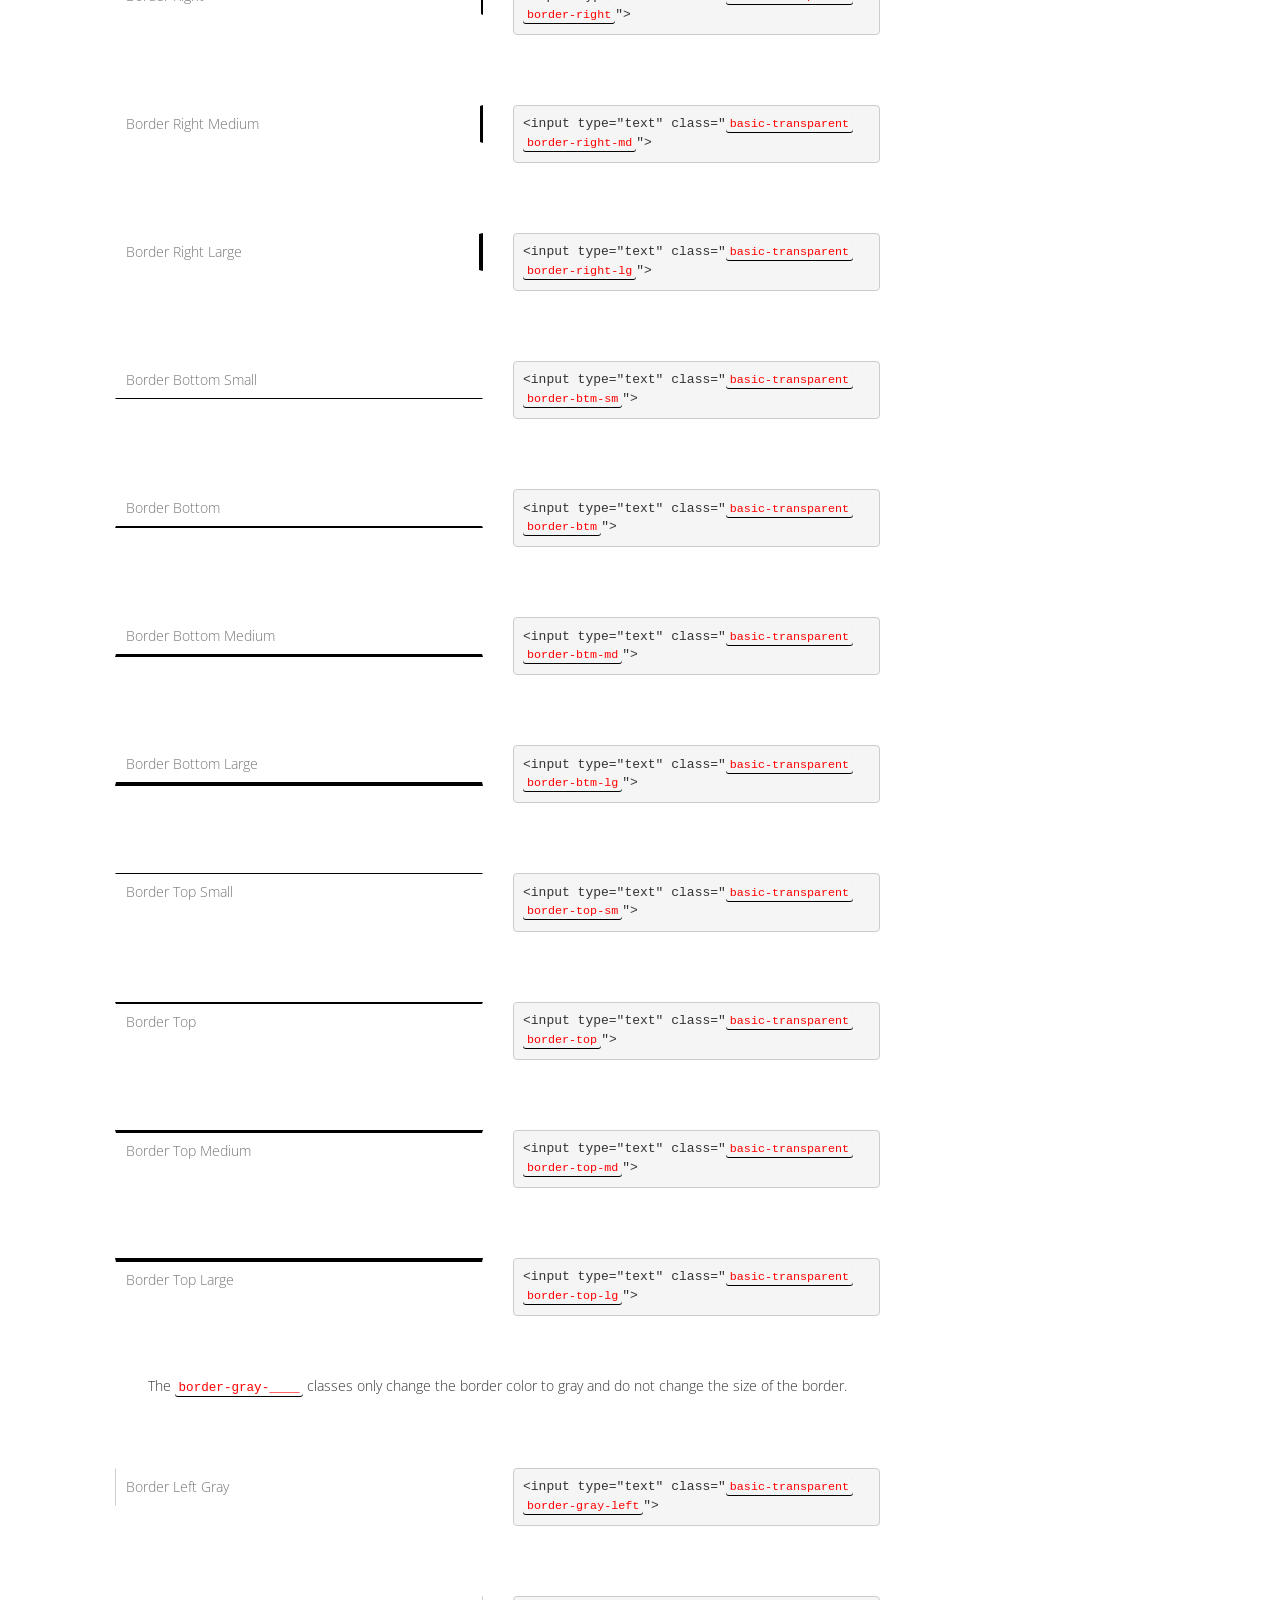
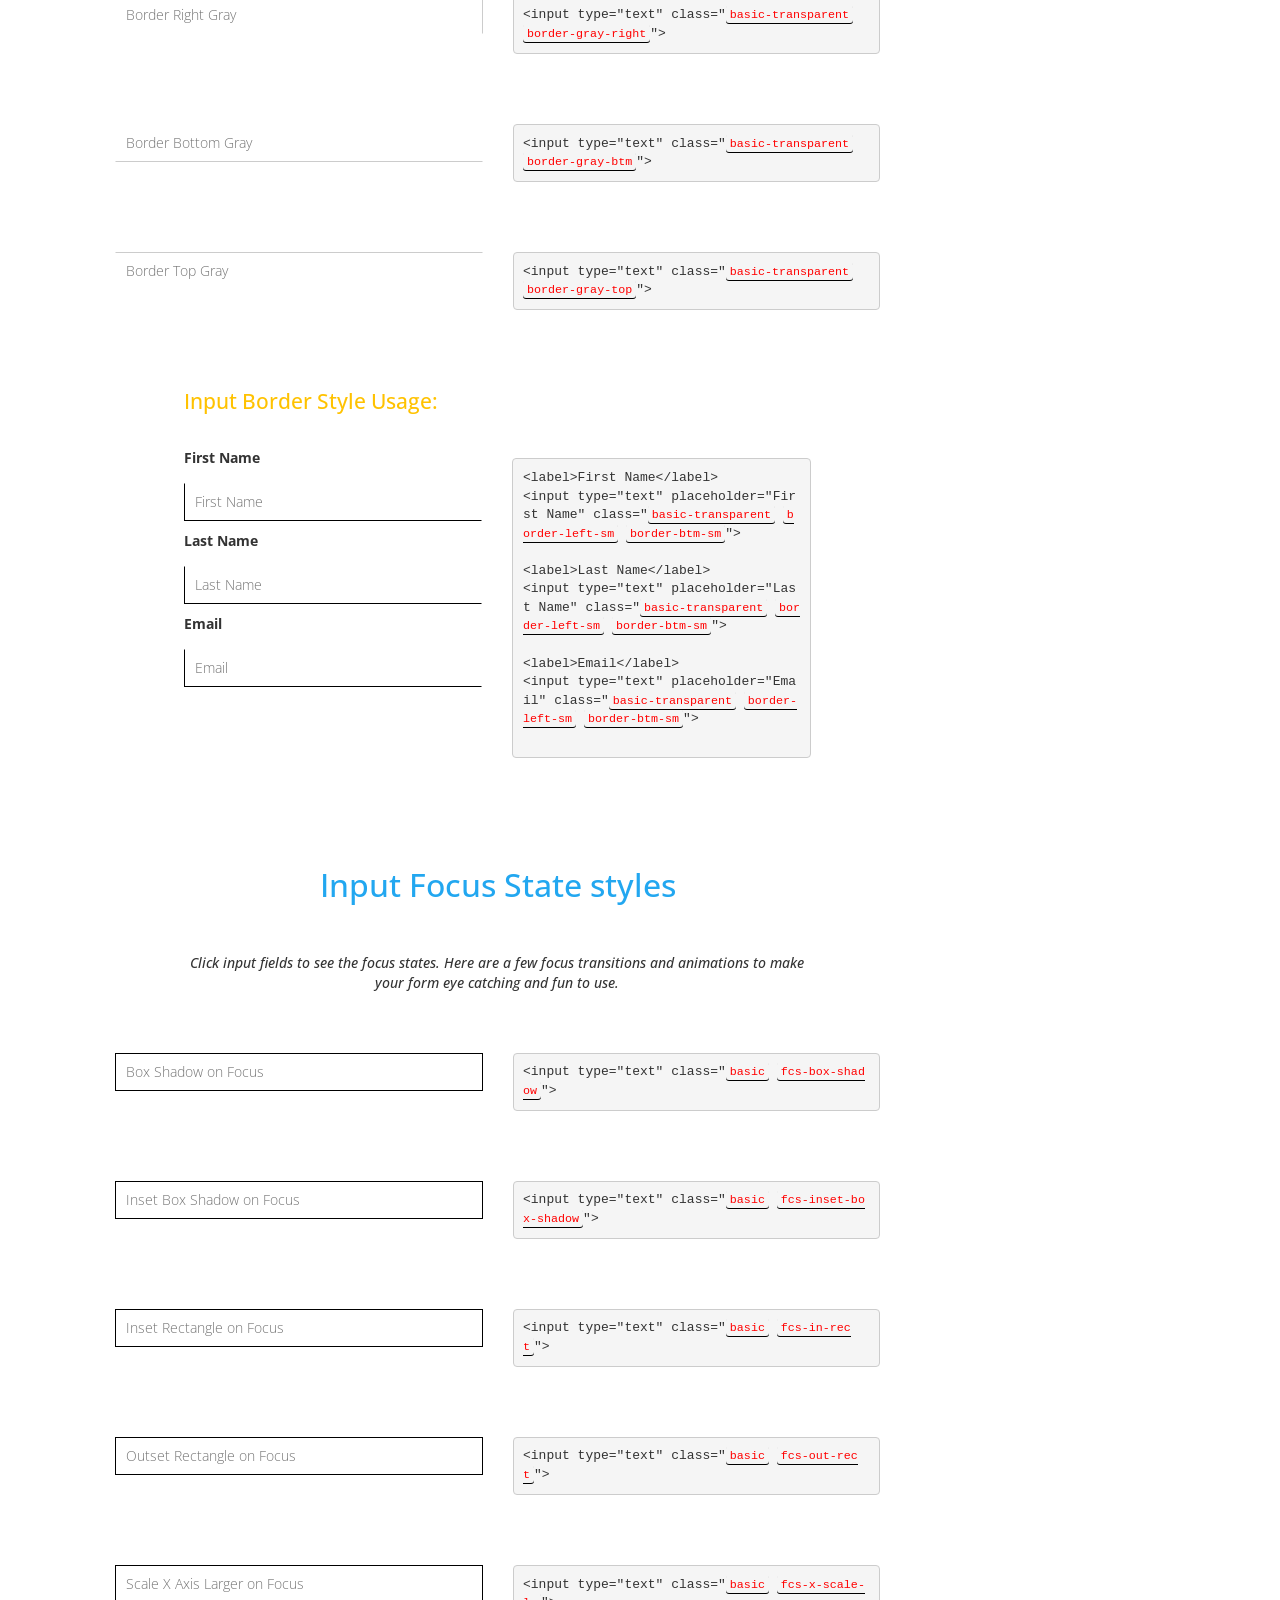
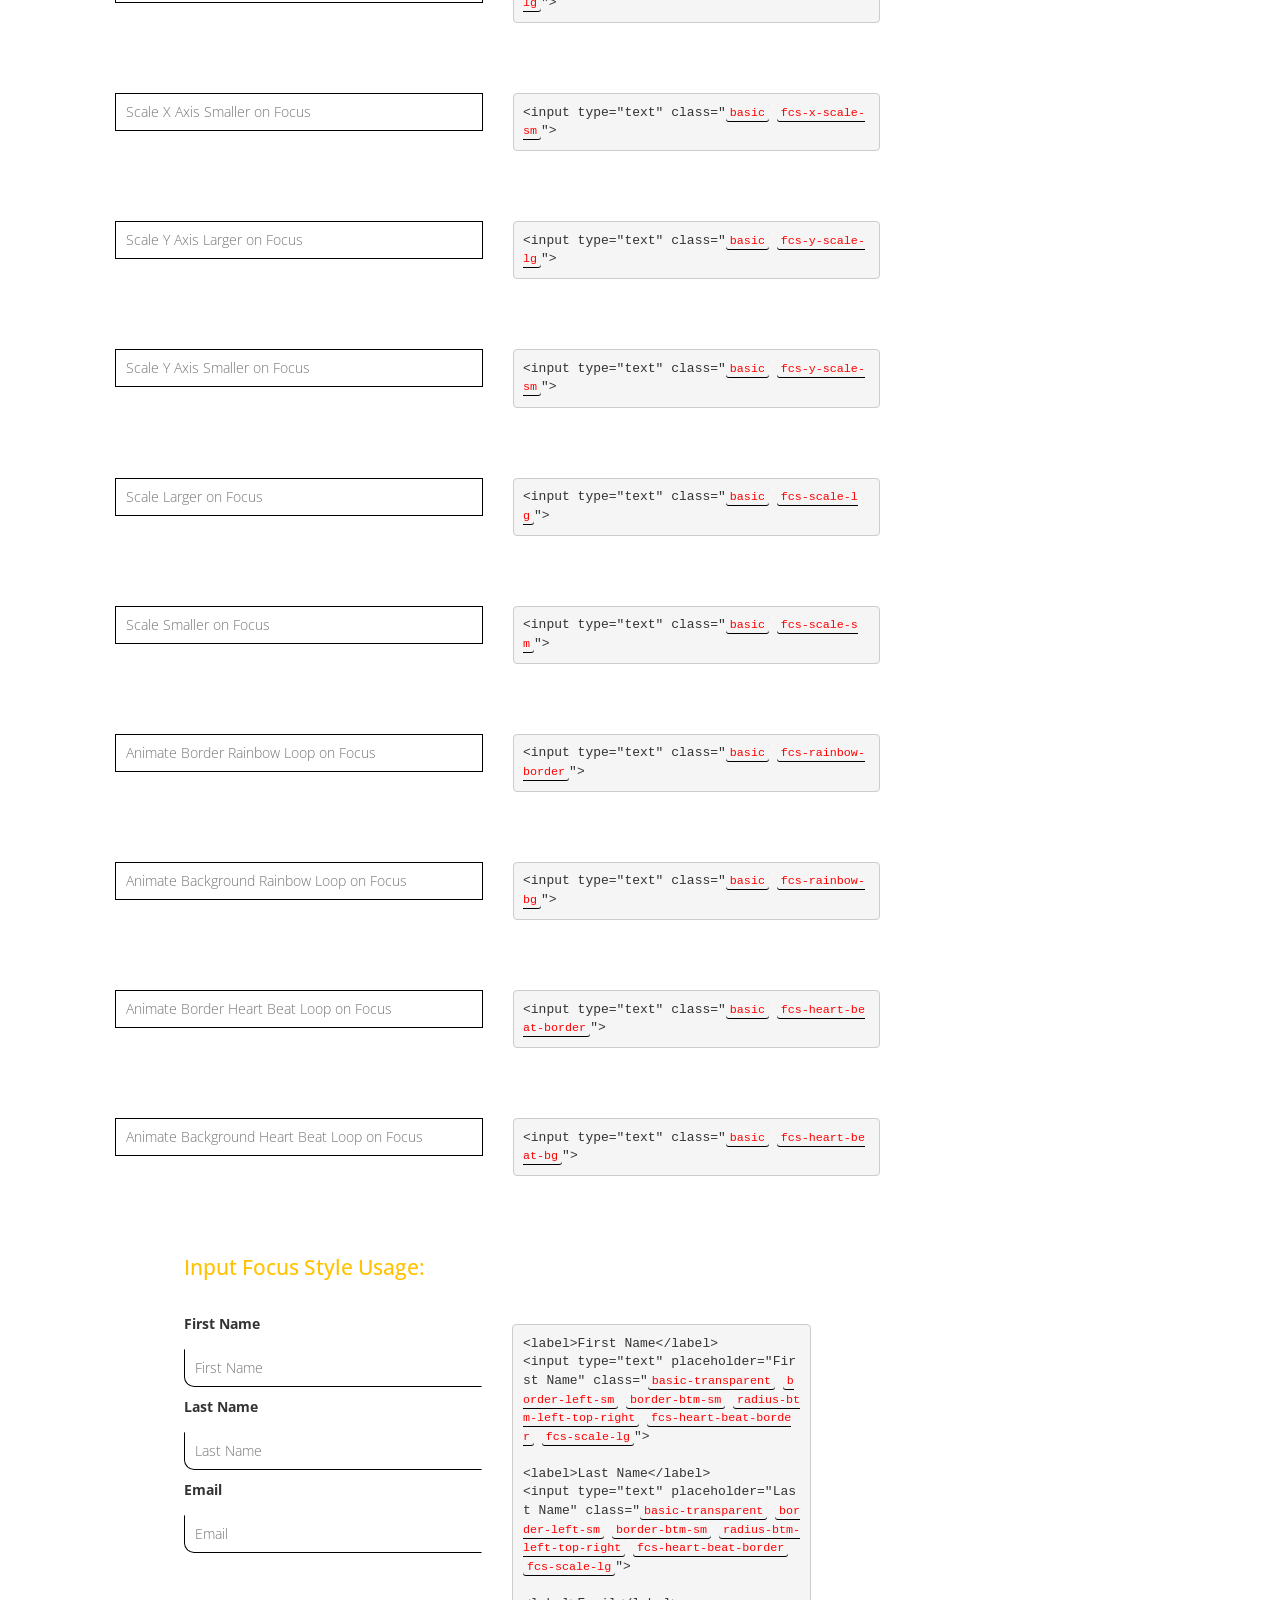
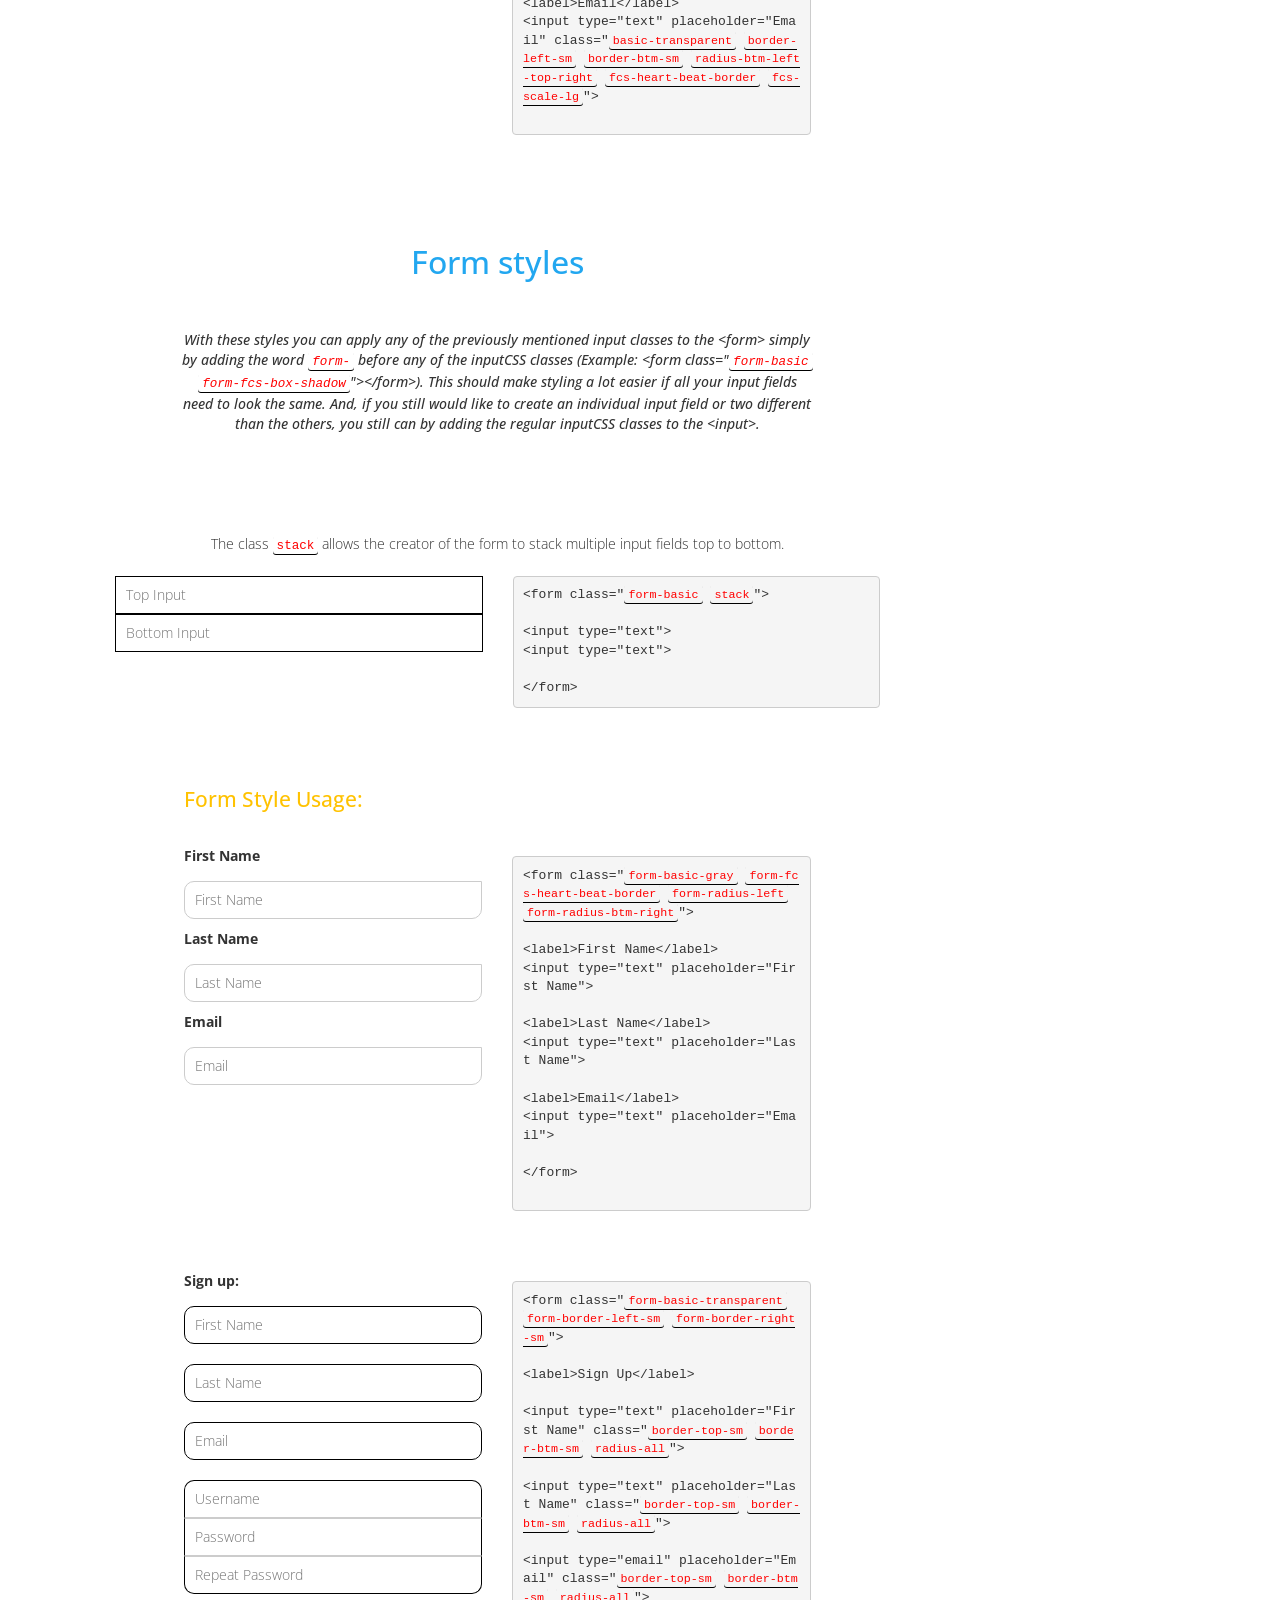
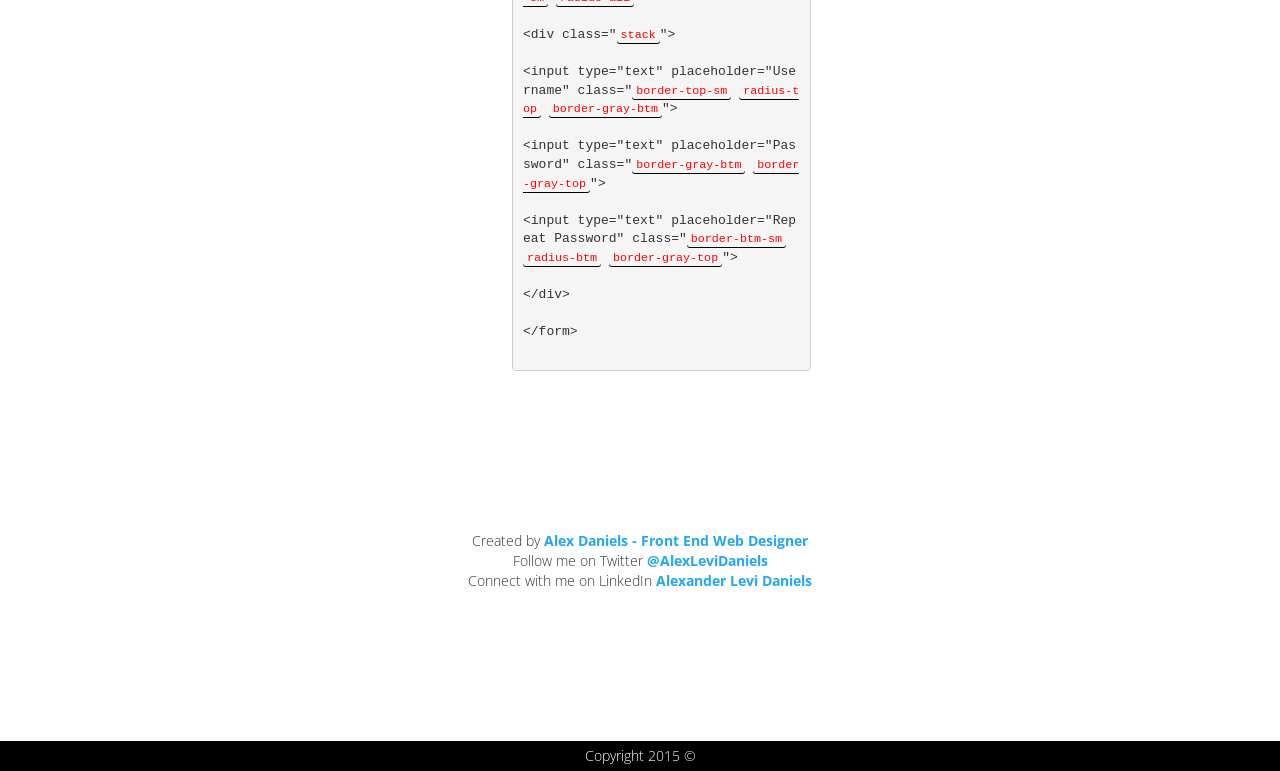
<file: inputcss.html>
<!DOCTYPE html>
<html>
<head>
	<meta name="viewport" content="width=device-width, initial-scale=1.0, minimum-scale=1.0">
	<title>CSS for your forms | InputCSS</title>
	<meta name="description" content="An assemblage of CSS3 driven styling and focus state effects to be applied to forms. Simply apply InputCSS styles to your projects. Get creative with InputCSS!">
	<link rel="stylesheet" href="https://maxcdn.bootstrapcdn.com/bootstrap/3.3.4/css/bootstrap.min.css">
	<link href='http://fonts.googleapis.com/css?family=Open+Sans:300italic,400italic,700,300,400' rel='stylesheet' type='text/css'>
	<link rel="stylesheet" type="text/css" href="css/demo-reference.css">
	<link rel="stylesheet" type="text/css" href="css/input.css">
</head>
<body>

	<div class="container">
		
		<h1>Input<span>CSS</span> <small>v 0.2 beta</small></h1>
		<p class="text-center col-sm-offset-2 col-sm-8 col-xs-12">An assemblage of CSS3 driven styling and focus state effects to be applied to forms. Apply InputCSS styles to your forms, modify the classes to fit your needs or just use the InputCSS for idea generation to create your own effects.</p>
		<p class="text-center col-xs-12 btn"><a target="_blank" href="https://github.com/alexdaniels11/InputCSS">Download on Github</a></p>

		<div class="col-sm-9">
			<!--<p class="text-center col-xs-12 link"><a href="">Read Tutorial &#10142;</a></p>-->
			<a name="basic-styles"></a>
			<h2 class="col-xs-12 h2-title">Input<span>CSS</span> Basic styles</h2>
			
			<div class="col-xs-12"><em class="col-sm-offset-1 col-sm-10 col-xs-12">These pre-styled classes are what you want to start with when creating your forms. Depending on if you are keeping all of the borders, wanting gray borders or staying classy with the simple black borders; one of these will be your starting class. If you plan on keeping all of the borders on your form (or just want a basic clean form), start with the class <kbd>basic</kbd> or <kbd>basic-gray</kbd> before adding other classes. If you want to have a one, two or three bordered form, start with the class <kbd>basic-transparent</kbd> before adding other classes.</em></div>

			<div class="input-samplecode col-xs-12">
				<div class="col-md-6">
					<input type="text" placeholder="Basic Input" class="basic">
				</div>
				<div class="col-md-6">
					<div class="highlight">
						<pre><code>&lt;input type="text" class="<kbd>basic</kbd>"&gt;</code></pre>
					</div>
				</div>
			</div>

			<div class="input-samplecode col-xs-12">
				<div class="col-md-6">
					<input type="text" placeholder="Basic Gray Input" class="basic-gray">
				</div>
				<div class="col-md-6">
					<div class="highlight">
						<pre><code>&lt;input type="text" class="<kbd>basic-gray</kbd>"&gt;</code></pre>
					</div>
				</div>
			</div>

			<div class="input-samplecode col-xs-12">
				<div class="col-md-6">
					<input type="text" placeholder="Basic Transparent Input" class="basic-transparent">
				</div>
				<div class="col-md-6">
					<div class="highlight">
						<pre><code>&lt;input type="text" class="<kbd>basic-transparent</kbd>"&gt;</code></pre>
					</div>
				</div>
			</div>

			<div class="input-samplecode col-xs-12">
				<div class="col-md-6">
					<input type="text" placeholder="Basic Disabled Input" class="basic" disabled>
				</div>
				<div class="col-md-6">
					<div class="highlight">
						<pre><code>&lt;input type="text" class="<kbd>basic</kbd>" <kbd>disabled</kbd>&gt;</code></pre>
					</div>
				</div>
			</div>

			<div class="input-samplecode col-xs-12">
				<div class="col-md-6">
					<input type="text" placeholder="Basic Gray Disabled Input" class="basic-gray" disabled>
				</div>
				<div class="col-md-6">
					<div class="highlight">
						<pre><code>&lt;input type="text" class="<kbd>basic-gray</kbd>" <kbd>disabled</kbd>&gt;</code></pre>
					</div>
				</div>
			</div>

			<div class="input-samplecode col-xs-12">
				<div class="col-md-6">
					<input type="text" placeholder="Basic Transparent Disabled Input" class="basic-transparent" disabled>
				</div>
				<div class="col-md-6">
					<div class="highlight">
						<pre><code>&lt;input type="text" class="<kbd>basic-transparent</kbd>" <kbd>disabled</kbd>&gt;</code></pre>
					</div>
				</div>
			</div>

			<div class="input-samplecode col-xs-12">
				<div class="col-md-6">
					<input type="text" placeholder="Basic Required Input" class="basic" required>
				</div>
				<div class="col-md-6">
					<div class="highlight">
						<pre><code>&lt;input type="text" class="<kbd>basic</kbd>" <kbd>required</kbd>&gt;</code></pre>
					</div>
				</div>
			</div>

			<div class="input-samplecode col-xs-12">
				<div class="col-md-6">
					<input type="text" placeholder="Basic Gray Required Input" class="basic-gray" required>
				</div>
				<div class="col-md-6">
					<div class="highlight">
						<pre><code>&lt;input type="text" class="<kbd>basic-gray</kbd>" <kbd>required</kbd>&gt;</code></pre>
					</div>
				</div>
			</div>

			<div class="input-samplecode col-xs-12">
				<div class="col-md-6">
					<input type="text" placeholder="Basic Transparent Required Input" class="basic-transparent" required>
				</div>
				<div class="col-md-6">
					<div class="highlight">
						<pre><code>&lt;input type="text" class="<kbd>basic-transparent</kbd>" <kbd>required</kbd>&gt;</code></pre>
					</div>
				</div>
			</div>

			<a name="radius-styles"></a>
			<h2 class="col-xs-12 h2-title">Input Radius styles</h2>
			
			<div class="col-xs-12"><em class="col-sm-offset-1 col-sm-10 col-xs-12">Classes for styling the radius of your form's corners. For styling a search form, typically used is the <kbd>radius-all</kbd>. Mix & match, get creative!</em></div>
			
			<section>

				<div class="input-samplecode col-xs-12">
					<div class="col-md-6">
						<input type="text" placeholder="Border Radius Bottom Left" class="basic radius-btm-left">
					</div>
					<div class="col-md-6">
						<div class="highlight">
							<pre><code>&lt;input type="text" class="<kbd>basic</kbd> <kbd>radius-btm-left</kbd>"&gt;</code></pre>
						</div>
					</div>
				</div>

				<div class="input-samplecode col-xs-12">
					<div class="col-md-6">
						<input type="text" placeholder="Border Radius Bottom Right" class="basic radius-btm-right">
					</div>
					<div class="col-md-6">
						<div class="highlight">
							<pre><code>&lt;input type="text" class="<kbd>basic</kbd> <kbd>radius-btm-right</kbd>"&gt;</code></pre>
						</div>
					</div>
				</div>

				<div class="input-samplecode col-xs-12">
					<div class="col-md-6">
						<input type="text" placeholder="Border Radius Top Left" class="basic radius-top-left">
					</div>
					<div class="col-md-6">
						<div class="highlight">
							<pre><code>&lt;input type="text" class="<kbd>basic</kbd> <kbd>radius-top-left</kbd>"&gt;</code></pre>
						</div>
					</div>
				</div>

				<div class="input-samplecode col-xs-12">
					<div class="col-md-6">
						<input type="text" placeholder="Border Radius Top Right" class="basic radius-top-right">
					</div>
					<div class="col-md-6">
						<div class="highlight">
							<pre><code>&lt;input type="text" class="<kbd>basic</kbd> <kbd>radius-top-right</kbd>"&gt;</code></pre>
						</div>
					</div>
				</div>

				<div class="input-samplecode col-xs-12">
					<div class="col-md-6">
						<input type="text" placeholder="Border Radius Top" class="basic radius-top">
					</div>
					<div class="col-md-6">
						<div class="highlight">
							<pre><code>&lt;input type="text" class="<kbd>basic</kbd> <kbd>radius-top</kbd>"&gt;</code></pre>
						</div>
					</div>
				</div>

				<div class="input-samplecode col-xs-12">
					<div class="col-md-6">
						<input type="text" placeholder="Border Radius Bottom" class="basic radius-btm">
					</div>
					<div class="col-md-6">
						<div class="highlight">
							<pre><code>&lt;input type="text" class="<kbd>basic</kbd> <kbd>radius-btm</kbd>"&gt;</code></pre>
						</div>
					</div>
				</div>
				
				<div class="input-samplecode col-xs-12">
					<div class="col-md-6">
						<input type="text" placeholder="Border Radius Left" class="basic radius-left">
					</div>
					<div class="col-md-6">
						<div class="highlight">
							<pre><code>&lt;input type="text" class="<kbd>basic</kbd> <kbd>radius-left</kbd>"&gt;</code></pre>
						</div>
					</div>
				</div>

				<div class="input-samplecode col-xs-12">
					<div class="col-md-6">
						<input type="text" placeholder="Border Radius Right" class="basic radius-right">
					</div>
					<div class="col-md-6">
						<div class="highlight">
							<pre><code>&lt;input type="text" class="<kbd>basic</kbd> <kbd>radius-right</kbd>"&gt;</code></pre>
						</div>
					</div>
				</div>

				<div class="input-samplecode col-xs-12">
					<div class="col-md-6">
						<input type="text" placeholder="Border Radius Bottom Left Top Right" class="basic radius-btm-left-top-right">
					</div>
					<div class="col-md-6">
						<div class="highlight">
							<pre><code>&lt;input type="text" class="<kbd>basic</kbd> <kbd>radius-btm-left-top-right</kbd>"&gt;</code></pre>
						</div>
					</div>
				</div>

				<div class="input-samplecode col-xs-12">
					<div class="col-md-6">
						<input type="text" placeholder="Border Radius Bottom Right Top Left" class="basic radius-btm-right-top-left">
					</div>
					<div class="col-md-6">
						<div class="highlight">
							<pre><code>&lt;input type="text" class="<kbd>basic</kbd> <kbd>radius-btm-right-top-left</kbd>"&gt;</code></pre>
						</div>
					</div>
				</div>

				<div class="input-samplecode col-xs-12">
					<div class="col-md-6">
						<input type="text" placeholder="Border Radius All" class="basic radius-all">
					</div>
					<div class="col-md-6">
						<div class="highlight">
							<pre><code>&lt;input type="text" class="<kbd>basic</kbd> <kbd>radius-all</kbd>"&gt;</code></pre>
						</div>
					</div>
				</div>

				<div class="input-samplecode col-xs-offset-1 col-xs-10">
					<h3 class="col-xs-12">Input Radius Style Usage:</h3>
					<div class="col-md-6">
						<label>First Name</label>
						<input type="text" placeholder="First Name" class="basic radius-btm-left radius-right">
						<label>Last Name</label>
						<input type="text" placeholder="Last Name" class="basic radius-btm-left radius-right">
						<label>Email</label>
						<input type="text" placeholder="Email" class="basic radius-btm-left radius-right">
					</div>
					<div class="col-md-6">
						<div class="highlight">
								<pre><code>&lt;label&gt;First Name&lt;/label&gt;<br>&lt;input type="text" placeholder="First Name" class="<kbd>basic</kbd> <kbd>radius-btm-left</kbd> <kbd>radius-right</kbd>"&gt;
								&lt;label&gt;Last Name&lt;/label&gt;<br>&lt;input type="text" placeholder="Last Name" class="<kbd>basic</kbd> <kbd>radius-btm-left</kbd> <kbd>radius-right</kbd>"&gt;
								&lt;label&gt;Email&lt;/label&gt;<br>&lt;input type="text" placeholder="Email" class="<kbd>basic</kbd> <kbd>radius-btm-left</kbd> <kbd>radius-right</kbd>"&gt;
							</code></pre>
						</div>
					</div>
				</div>

			</section>

			<a name="border-styles"></a>
			<h2 class="col-xs-12 h2-title">Input Border styles</h2>
			
			<div class="col-xs-12"><em class="col-sm-offset-1 col-sm-10 col-xs-12">Classes for styling the borders of your form.</em></div>

			<section>

				<div class="input-samplecode col-xs-12">
					<div class="col-md-6">
						<input type="text" placeholder="Border Left Small" class="basic-transparent border-left-sm">
					</div>
					<div class="col-md-6">
						<div class="highlight">
							<pre><code>&lt;input type="text" class="<kbd>basic-transparent</kbd> <kbd>border-left-sm</kbd>"&gt;</code></pre>
						</div>
					</div>
				</div>

				<div class="input-samplecode col-xs-12">
					<div class="col-md-6">
						<input type="text" placeholder="Border Left" class="basic-transparent border-left">
					</div>
					<div class="col-md-6">
						<div class="highlight">
							<pre><code>&lt;input type="text" class="<kbd>basic-transparent</kbd> <kbd>border-left</kbd>"&gt;</code></pre>
						</div>
					</div>
				</div>

				<div class="input-samplecode col-xs-12">
					<div class="col-md-6">
						<input type="text" placeholder="Border Left Medium" class="basic-transparent border-left-md">
					</div>
					<div class="col-md-6">
						<div class="highlight">
							<pre><code>&lt;input type="text" class="<kbd>basic-transparent</kbd> <kbd>border-left-md</kbd>"&gt;</code></pre>
						</div>
					</div>
				</div>

				<div class="input-samplecode col-xs-12">
					<div class="col-md-6">
						<input type="text" placeholder="Border Left Large" class="basic-transparent border-left-lg">
					</div>
					<div class="col-md-6">
						<div class="highlight">
							<pre><code>&lt;input type="text" class="<kbd>basic-transparent</kbd> <kbd>border-left-lg</kbd>"&gt;</code></pre>
						</div>
					</div>
				</div>

				<div class="input-samplecode col-xs-12">
					<div class="col-md-6">
						<input type="text" placeholder="Border Right Small" class="basic-transparent border-right-sm">
					</div>
					<div class="col-md-6">
						<div class="highlight">
							<pre><code>&lt;input type="text" class="<kbd>basic-transparent</kbd> <kbd>border-right-sm</kbd>"&gt;</code></pre>
						</div>
					</div>
				</div>

				<div class="input-samplecode col-xs-12">
					<div class="col-md-6">
						<input type="text" placeholder="Border Right" class="basic-transparent border-right">
					</div>
					<div class="col-md-6">
						<div class="highlight">
							<pre><code>&lt;input type="text" class="<kbd>basic-transparent</kbd> <kbd>border-right</kbd>"&gt;</code></pre>
						</div>
					</div>
				</div>

				<div class="input-samplecode col-xs-12">
					<div class="col-md-6">
						<input type="text" placeholder="Border Right Medium" class="basic-transparent border-right-md">
					</div>
					<div class="col-md-6">
						<div class="highlight">
							<pre><code>&lt;input type="text" class="<kbd>basic-transparent</kbd> <kbd>border-right-md</kbd>"&gt;</code></pre>
						</div>
					</div>
				</div>

				<div class="input-samplecode col-xs-12">
					<div class="col-md-6">
						<input type="text" placeholder="Border Right Large" class="basic-transparent border-right-lg">
					</div>
					<div class="col-md-6">
						<div class="highlight">
							<pre><code>&lt;input type="text" class="<kbd>basic-transparent</kbd> <kbd>border-right-lg</kbd>"&gt;</code></pre>
						</div>
					</div>
				</div>

				<div class="input-samplecode col-xs-12">
					<div class="col-md-6">
						<input type="text" placeholder="Border Bottom Small" class="basic-transparent border-btm-sm">
					</div>
					<div class="col-md-6">
						<div class="highlight">
							<pre><code>&lt;input type="text" class="<kbd>basic-transparent</kbd> <kbd>border-btm-sm</kbd>"&gt;</code></pre>
						</div>
					</div>
				</div>

				<div class="input-samplecode col-xs-12">
					<div class="col-md-6">
						<input type="text" placeholder="Border Bottom" class="basic-transparent border-btm">
					</div>
					<div class="col-md-6">
						<div class="highlight">
							<pre><code>&lt;input type="text" class="<kbd>basic-transparent</kbd> <kbd>border-btm</kbd>"&gt;</code></pre>
						</div>
					</div>
				</div>

				<div class="input-samplecode col-xs-12">
					<div class="col-md-6">
						<input type="text" placeholder="Border Bottom Medium" class="basic-transparent border-btm-md">
					</div>
					<div class="col-md-6">
						<div class="highlight">
							<pre><code>&lt;input type="text" class="<kbd>basic-transparent</kbd> <kbd>border-btm-md</kbd>"&gt;</code></pre>
						</div>
					</div>
				</div>

				<div class="input-samplecode col-xs-12">
					<div class="col-md-6">
						<input type="text" placeholder="Border Bottom Large" class="basic-transparent border-btm-lg">
					</div>
					<div class="col-md-6">
						<div class="highlight">
							<pre><code>&lt;input type="text" class="<kbd>basic-transparent</kbd> <kbd>border-btm-lg</kbd>"&gt;</code></pre>
						</div>
					</div>
				</div>

				<div class="input-samplecode col-xs-12">
					<div class="col-md-6">
						<input type="text" placeholder="Border Top Small" class="basic-transparent border-top-sm">
					</div>
					<div class="col-md-6">
						<div class="highlight">
							<pre><code>&lt;input type="text" class="<kbd>basic-transparent</kbd> <kbd>border-top-sm</kbd>"&gt;</code></pre>
						</div>
					</div>
				</div>

				<div class="input-samplecode col-xs-12">
					<div class="col-md-6">
						<input type="text" placeholder="Border Top" class="basic-transparent border-top">
					</div>
					<div class="col-md-6">
						<div class="highlight">
							<pre><code>&lt;input type="text" class="<kbd>basic-transparent</kbd> <kbd>border-top</kbd>"&gt;</code></pre>
						</div>
					</div>
				</div>

				<div class="input-samplecode col-xs-12">
					<div class="col-md-6">
						<input type="text" placeholder="Border Top Medium" class="basic-transparent border-top-md">
					</div>
					<div class="col-md-6">
						<div class="highlight">
							<pre><code>&lt;input type="text" class="<kbd>basic-transparent</kbd> <kbd>border-top-md</kbd>"&gt;</code></pre>
						</div>
					</div>
				</div>

				<div class="input-samplecode col-xs-12">
					<div class="col-md-6">
						<input type="text" placeholder="Border Top Large" class="basic-transparent border-top-lg">
					</div>
					<div class="col-md-6">
						<div class="highlight">
							<pre><code>&lt;input type="text" class="<kbd>basic-transparent</kbd> <kbd>border-top-lg</kbd>"&gt;</code></pre>
						</div>
					</div>
				</div>
				<p class="text-center col-xs-12 input-samplecode">The <kbd>border-gray-____</kbd> classes only change the border color to gray and do not change the size of the border.</p>
				<div class="input-samplecode col-xs-12">
					<div class="col-md-6">
						<input type="text" placeholder="Border Left Gray" class="basic-transparent border-gray-left">
					</div>
					<div class="col-md-6">
						<div class="highlight">
							<pre><code>&lt;input type="text" class="<kbd>basic-transparent</kbd> <kbd>border-gray-left</kbd>"&gt;</code></pre>
						</div>
					</div>
				</div>

				<div class="input-samplecode col-xs-12">
					<div class="col-md-6">
						<input type="text" placeholder="Border Right Gray" class="basic-transparent border-gray-right">
					</div>
					<div class="col-md-6">
						<div class="highlight">
							<pre><code>&lt;input type="text" class="<kbd>basic-transparent</kbd> <kbd>border-gray-right</kbd>"&gt;</code></pre>
						</div>
					</div>
				</div>

				<div class="input-samplecode col-xs-12">
					<div class="col-md-6">
						<input type="text" placeholder="Border Bottom Gray" class="basic-transparent border-gray-btm">
					</div>
					<div class="col-md-6">
						<div class="highlight">
							<pre><code>&lt;input type="text" class="<kbd>basic-transparent</kbd> <kbd>border-gray-btm</kbd>"&gt;</code></pre>
						</div>
					</div>
				</div>

				<div class="input-samplecode col-xs-12">
					<div class="col-md-6">
						<input type="text" placeholder="Border Top Gray" class="basic-transparent border-gray-top">
					</div>
					<div class="col-md-6">
						<div class="highlight">
							<pre><code>&lt;input type="text" class="<kbd>basic-transparent</kbd> <kbd>border-gray-top</kbd>"&gt;</code></pre>
						</div>
					</div>
				</div>

				<div class="input-samplecode col-xs-offset-1 col-xs-10">
					<h3 class="col-xs-12">Input Border Style Usage:</h3>
					<div class="col-md-6">
						<label>First Name</label>
						<input type="text" placeholder="First Name" class="basic-transparent border-left-sm border-btm-sm">
						<label>Last Name</label>
						<input type="text" placeholder="Last Name" class=" basic-transparent border-left-sm border-btm-sm">
						<label>Email</label>
						<input type="text" placeholder="Email" class=" basic-transparent border-left-sm border-btm-sm">
					</div>
					<div class="col-md-6">
						<div class="highlight">
								<pre><code>&lt;label&gt;First Name&lt;/label&gt;<br>&lt;input type="text" placeholder="First Name" class="<kbd>basic-transparent</kbd> <kbd>border-left-sm</kbd> <kbd>border-btm-sm</kbd>"&gt;
								&lt;label&gt;Last Name&lt;/label&gt;<br>&lt;input type="text" placeholder="Last Name" class="<kbd>basic-transparent</kbd> <kbd>border-left-sm</kbd> <kbd>border-btm-sm</kbd>"&gt;
								&lt;label&gt;Email&lt;/label&gt;<br>&lt;input type="text" placeholder="Email" class="<kbd>basic-transparent</kbd> <kbd>border-left-sm</kbd> <kbd>border-btm-sm</kbd>"&gt;
							</code></pre>
						</div>
					</div>
				</div>
				
			</section>

			<a name="focus-styles"></a>
			<h2 class="col-xs-12 h2-title">Input Focus State styles</h2>
			
			<div class="col-xs-12"><em class="col-sm-offset-1 col-sm-10 col-xs-12">Click input fields to see the focus states. Here are a few focus transitions and animations to make your form eye catching and fun to use.</em></div>

			<section>
				
				<div class="input-samplecode col-xs-12">
					<div class="col-md-6">
						<input type="text" placeholder="Box Shadow on Focus" class="basic fcs-box-shadow">
					</div>
					<div class="col-md-6">
						<div class="highlight">
							<pre><code>&lt;input type="text" class="<kbd>basic</kbd> <kbd>fcs-box-shadow</kbd>"&gt;</code></pre>
						</div>
					</div>
				</div>
				
				<div class="input-samplecode col-xs-12">
					<div class="col-md-6">
						<input type="text" placeholder="Inset Box Shadow on Focus" class="basic fcs-inset-box-shadow">
					</div>
					<div class="col-md-6">
						<div class="highlight">
							<pre><code>&lt;input type="text" class="<kbd>basic</kbd> <kbd>fcs-inset-box-shadow</kbd>"&gt;</code></pre>
						</div>
					</div>
				</div>

				<div class="input-samplecode col-xs-12">
					<div class="col-md-6">
						<input type="text" placeholder="Inset Rectangle on Focus" class="basic fcs-in-rect">
					</div>
					<div class="col-md-6">
						<div class="highlight">
							<pre><code>&lt;input type="text" class="<kbd>basic</kbd> <kbd>fcs-in-rect</kbd>"&gt;</code></pre>
						</div>
					</div>
				</div>

				<div class="input-samplecode col-xs-12">
					<div class="col-md-6">
						<input type="text" placeholder="Outset Rectangle on Focus" class="basic fcs-out-rect">
					</div>
					<div class="col-md-6">
						<div class="highlight">
							<pre><code>&lt;input type="text" class="<kbd>basic</kbd> <kbd>fcs-out-rect</kbd>"&gt;</code></pre>
						</div>
					</div>
				</div>

				<div class="input-samplecode col-xs-12">
					<div class="col-md-6">
						<input type="text" placeholder="Scale X Axis Larger on Focus" class="basic fcs-x-scale-lg">
					</div>
					<div class="col-md-6">
						<div class="highlight">
							<pre><code>&lt;input type="text" class="<kbd>basic</kbd> <kbd>fcs-x-scale-lg</kbd>"&gt;</code></pre>
						</div>
					</div>
				</div>

				<div class="input-samplecode col-xs-12">
					<div class="col-md-6">
						<input type="text" placeholder="Scale X Axis Smaller on Focus" class="basic fcs-x-scale-sm">
					</div>
					<div class="col-md-6">
						<div class="highlight">
							<pre><code>&lt;input type="text" class="<kbd>basic</kbd> <kbd>fcs-x-scale-sm</kbd>"&gt;</code></pre>
						</div>
					</div>
				</div>

				<div class="input-samplecode col-xs-12">
					<div class="col-md-6">
						<input type="text" placeholder="Scale Y Axis Larger on Focus" class="basic fcs-y-scale-lg">
					</div>
					<div class="col-md-6">
						<div class="highlight">
							<pre><code>&lt;input type="text" class="<kbd>basic</kbd> <kbd>fcs-y-scale-lg</kbd>"&gt;</code></pre>
						</div>
					</div>
				</div>

				<div class="input-samplecode col-xs-12">
					<div class="col-md-6">
						<input type="text" placeholder="Scale Y Axis Smaller on Focus" class="basic fcs-y-scale-sm">
					</div>
					<div class="col-md-6">
						<div class="highlight">
							<pre><code>&lt;input type="text" class="<kbd>basic</kbd> <kbd>fcs-y-scale-sm</kbd>"&gt;</code></pre>
						</div>
					</div>
				</div>

				<div class="input-samplecode col-xs-12">
					<div class="col-md-6">
						<input type="text" placeholder="Scale Larger on Focus" class="basic fcs-scale-lg">
					</div>
					<div class="col-md-6">
						<div class="highlight">
							<pre><code>&lt;input type="text" class="<kbd>basic</kbd> <kbd>fcs-scale-lg</kbd>"&gt;</code></pre>
						</div>
					</div>
				</div>

				<div class="input-samplecode col-xs-12">
					<div class="col-md-6">
						<input type="text" placeholder="Scale Smaller on Focus" class="basic fcs-scale-sm">
					</div>
					<div class="col-md-6">
						<div class="highlight">
							<pre><code>&lt;input type="text" class="<kbd>basic</kbd> <kbd>fcs-scale-sm</kbd>"&gt;</code></pre>
						</div>
					</div>
				</div>

				<div class="input-samplecode col-xs-12">
					<div class="col-md-6">
						<input type="text" placeholder="Animate Border Rainbow Loop on Focus" class="basic fcs-rainbow-border">
					</div>
					<div class="col-md-6">
						<div class="highlight">
							<pre><code>&lt;input type="text" class="<kbd>basic</kbd> <kbd>fcs-rainbow-border</kbd>"&gt;</code></pre>
						</div>
					</div>
				</div>

				<div class="input-samplecode col-xs-12">
					<div class="col-md-6">
						<input type="text" placeholder="Animate Background Rainbow Loop on Focus" class="basic fcs-rainbow-bg">
					</div>
					<div class="col-md-6">
						<div class="highlight">
							<pre><code>&lt;input type="text" class="<kbd>basic</kbd> <kbd>fcs-rainbow-bg</kbd>"&gt;</code></pre>
						</div>
					</div>
				</div>

				<div class="input-samplecode col-xs-12">
					<div class="col-md-6">
						<input type="text" placeholder="Animate Border Heart Beat Loop on Focus" class="basic fcs-heart-beat-border">
					</div>
					<div class="col-md-6">
						<div class="highlight">
							<pre><code>&lt;input type="text" class="<kbd>basic</kbd> <kbd>fcs-heart-beat-border</kbd>"&gt;</code></pre>
						</div>
					</div>
				</div>

				<div class="input-samplecode col-xs-12">
					<div class="col-md-6">
						<input type="text" placeholder="Animate Background Heart Beat Loop on Focus" class="basic fcs-heart-beat-bg">
					</div>
					<div class="col-md-6">
						<div class="highlight">
							<pre><code>&lt;input type="text" class="<kbd>basic</kbd> <kbd>fcs-heart-beat-bg</kbd>"&gt;</code></pre>
						</div>
					</div>
				</div>

				<div class="input-samplecode col-xs-offset-1 col-xs-10">
					<h3 class="col-xs-12">Input Focus Style Usage:</h3>
					<div class="col-md-6">
						<label>First Name</label>
						<input type="text" placeholder="First Name" class="basic-transparent border-left-sm border-btm-sm radius-btm-left-top-right fcs-heart-beat-border fcs-scale-lg">
						<label>Last Name</label>
						<input type="text" placeholder="Last Name" class="basic-transparent border-left-sm border-btm-sm radius-btm-left-top-right fcs-heart-beat-border fcs-scale-lg">
						<label>Email</label>
						<input type="text" placeholder="Email" class="basic-transparent border-left-sm border-btm-sm radius-btm-left-top-right fcs-heart-beat-border fcs-scale-lg">
					</div>
					<div class="col-md-6">
						<div class="highlight">
								<pre><code>&lt;label&gt;First Name&lt;/label&gt;<br>&lt;input type="text" placeholder="First Name" class="<kbd>basic-transparent</kbd> <kbd>border-left-sm</kbd> <kbd>border-btm-sm</kbd> <kbd>radius-btm-left-top-right</kbd> <kbd>fcs-heart-beat-border</kbd> <kbd>fcs-scale-lg</kbd>"&gt;
								&lt;label&gt;Last Name&lt;/label&gt;<br>&lt;input type="text" placeholder="Last Name" class="<kbd>basic-transparent</kbd> <kbd>border-left-sm</kbd> <kbd>border-btm-sm</kbd> <kbd>radius-btm-left-top-right</kbd> <kbd>fcs-heart-beat-border</kbd> <kbd>fcs-scale-lg</kbd>"&gt;
								&lt;label&gt;Email&lt;/label&gt;<br>&lt;input type="text" placeholder="Email" class="<kbd>basic-transparent</kbd> <kbd>border-left-sm</kbd> <kbd>border-btm-sm</kbd> <kbd>radius-btm-left-top-right</kbd> <kbd>fcs-heart-beat-border</kbd> <kbd>fcs-scale-lg</kbd>"&gt;
							</code></pre>
						</div>
					</div>
				</div>

			</section>

			<a name="form-styles"></a>
			<h2 class="col-xs-12 h2-title">Form styles</h2>
			
			<div class="col-xs-12"><em class="col-sm-offset-1 col-sm-10 col-xs-12">With these styles you can apply any of the previously mentioned input classes to the &lt;form&gt; simply by adding the word <kbd>form-</kbd> before any of the inputCSS classes (Example: &lt;form class="<kbd>form-basic</kbd> <kbd>form-fcs-box-shadow</kbd>"&gt;&lt;/form&gt;). This should make styling a lot easier if all your input fields need to look the same. And, if you still would like to create an individual input field or two different than the others, you still can by adding the regular inputCSS classes to the &lt;input&gt;.</em></div>

			<section>
				<div class="input-samplecode col-xs-12">
					<p class="text-center col-xs-12 input-samplecode">The class <kbd>stack</kbd> allows the creator of the form to stack multiple input fields top to bottom.</p>
					<div class="col-md-6">
						<form class="form-basic stack">
							<input type="text" placeholder="Top Input">
							<input type="text" placeholder="Bottom Input">
						</form>
					</div>
					<div class="col-md-6">
						<div class="highlight">
							<pre><code>&lt;form class="<kbd>form-basic</kbd> <kbd>stack</kbd>"&gt;
							&lt;input type="text"&gt;<br>&lt;input type="text"&gt;
							&lt;/form&gt;</code></pre>
						</div>
					</div>
				</div>

				<div class="input-samplecode col-xs-offset-1 col-xs-10">
					<h3 class="col-xs-12">Form Style Usage:</h3>
					<div class="col-md-6">
						<form class="form-basic-gray form-fcs-heart-beat-bg form-radius-left form-radius-btm-right">
							<label>First Name</label>
							<input type="text" placeholder="First Name">
							<label>Last Name</label>
							<input type="text" placeholder="Last Name">
							<label>Email</label>
							<input type="text" placeholder="Email">
						</form>
					</div>
					<div class="col-md-6">
						<div class="highlight">
								<pre><code>&lt;form class="<kbd>form-basic-gray</kbd> <kbd>form-fcs-heart-beat-border</kbd> <kbd>form-radius-left</kbd> <kbd>form-radius-btm-right</kbd>"&gt;
								&lt;label&gt;First Name&lt;/label&gt;<br>&lt;input type="text" placeholder="First Name"&gt;
								&lt;label&gt;Last Name&lt;/label&gt;<br>&lt;input type="text" placeholder="Last Name"&gt;
								&lt;label&gt;Email&lt;/label&gt;<br>&lt;input type="text" placeholder="Email"&gt;
								&lt;/form&gt;
							</code></pre>
						</div>
					</div>
				</div>

				<div class="input-samplecode col-xs-offset-1 col-xs-10">
					<div class="col-md-6">
						<form class="form-basic-transparent form-border-left-sm form-border-right-sm">
							<label>Sign up:</label>
							<input type="text" placeholder="First Name" class="border-top-sm border-btm-sm radius-all">
							<input type="text" placeholder="Last Name" class="border-top-sm border-btm-sm radius-all">
							<input type="email" placeholder="Email" class="border-top-sm border-btm-sm radius-all">
							<div class="stack">
								<input type="text" placeholder="Username" class="border-top-sm radius-top border-gray-btm">
								<input type="text" placeholder="Password" class="border-gray-btm border-gray-top">
								<input type="text" placeholder="Repeat Password" class="border-btm-sm radius-btm border-gray-top">
							</div>
						</form>
					</div>
					<div class="col-md-6">
						<div class="highlight">
								<pre><code>&lt;form class="<kbd>form-basic-transparent</kbd> <kbd>form-border-left-sm</kbd> <kbd>form-border-right-sm</kbd>"&gt;
								&lt;label&gt;Sign Up&lt;/label&gt;
								&lt;input type="text" placeholder="First Name" class="<kbd>border-top-sm</kbd> <kbd>border-btm-sm</kbd> <kbd>radius-all</kbd>"&gt;
								&lt;input type="text" placeholder="Last Name" class="<kbd>border-top-sm</kbd> <kbd>border-btm-sm</kbd> <kbd>radius-all</kbd>"&gt;
								&lt;input type="email" placeholder="Email" class="<kbd>border-top-sm</kbd> <kbd>border-btm-sm</kbd> <kbd>radius-all</kbd>"&gt;
								&lt;div class="<kbd>stack</kbd>"&gt;
									&lt;input type="text" placeholder="Username" class="<kbd>border-top-sm</kbd> <kbd>radius-top</kbd> <kbd>border-gray-btm</kbd>"&gt;
									&lt;input type="text" placeholder="Password" class="<kbd>border-gray-btm</kbd> <kbd>border-gray-top</kbd>"&gt;
									&lt;input type="text" placeholder="Repeat Password" class="<kbd>border-btm-sm</kbd> <kbd>radius-btm</kbd> <kbd>border-gray-top</kbd>"&gt;
								&lt;/div&gt;
								&lt;/form&gt;
							</code></pre>
						</div>
					</div>
				</div>

			</section>
		</div>
		
		<aside class="col-sm-3 sticker side-menu">	
			<div class="inside">
				<a href=""><p>Back to Top</p></a>
				<a href="#basic-styles"><p>Basic styles</p></a>
				<a href="#radius-styles"><p>Radius styles</p></a>
				<a href="#border-styles"><p>Border styles</p></a>
				<a href="#focus-styles"><p>Focus styles</p></a>
				<a href="#form-styles"><p>Form styles</p></a>
			</div>
		</aside>
	</div>




	<div>
		<p class="created-by">
			Created by <a href="http://iamalexdaniels.com/">Alex Daniels - Front End Web Designer</a><br>
			Follow me on Twitter <a href="https://twitter.com/AlexLeviDaniels">@AlexLeviDaniels</a><br>
			Connect with me on LinkedIn <a href="https://www.linkedin.com/in/alexlevidaniels">Alexander Levi Daniels</a>
		</p>
	</div>



	<footer>
		<p class="copyright">Copyright 2015 &copy;</p>
	</footer>

	<script src="//code.jquery.com/jquery-1.11.2.min.js"></script>
	<script src="js/plugins.js"></script>
	<script src="js/main.js"></script>
</body>
</html>
</file>
<file: css/demo-reference.css>
body {
	margin: 0;
	font-family: 'Open sans', sans-serif;
	font-weight: 300;
	color: #333;
}

h1 {
	color: #22A7F0;
	font-size: 4em;
	font-weight: 700;
	text-align: center;
	margin: 75px 0 75px 0;
}

h1 span {
	font-weight: 500;
	color: #FFC200;
}

h1 small {
	font-size: .4em;
}

h2 {
	color: #22A7F0;
	font-weight: 500;
	font-size: 2.25em;
	text-align: center;
}

h2 span {
	font-weight: 300;
	color: #FFC200;
}

h3 {
	color: #FFC200;
	margin-bottom: 35px;
	font-size: 1.5em;
}

em {
	font-weight: 500;
	text-align: center;
}

a {
	font-weight: 700;
	color: #22A7F0;
}

.created-by {
	margin-top: 150px;
	text-align: center;
}

p.link {
	margin-top: 20px;
}

p.btn {
	margin-top: 70px;
}

p.btn a {
	font-size: 1.25em;
	padding: 20px;
	color: #fff;
	background-color: #22A7F0;
	-webkit-transition-duration: 0.5s;
	-moz-transition: .5s;
	-o-transition: .5s;
 	transition-duration: 0.5s;
}

p.btn a:hover {
	color: #fff;
	text-decoration: none;
	background-color: #FFC200;
}

.h2-title {
	margin-top: 100px;
	margin-bottom: 50px
}

.input-samplecode {
	margin-top: 50px;
}

kbd {
	color: #FF0000;
	box-shadow: inset 0 -1px 0 rgba(0,0,0,1);
	background-color: transparent;
}

pre {
	margin: 10px 0;
}

footer{
	clear: both;
	background-color: #000;
	padding-top: 5px;
	padding-bottom: 5px;
	margin-top: 150px;
}

.copyright {
	text-align: center;
	color: #fff;
	margin: 0;
}

.side-menu {
	margin-top: 70px;
	position: absolute;
	top: 450px;
	right: 20px;
}

.side-menu a {
	text-decoration: none;
}

.side-menu a p {
	border-left: 1px solid #fff;
	padding: 10px 0 10px 10px;
	margin:0;
	border-bottom: 1px solid #eee;
}

.side-menu a p:hover {
	border-left: 1px solid #22A7F0;
	text-decoration: none;
	background-color: #eee;
}

@media (min-width: 500px) {
	h1 {
		font-size: 5em;
	}
}

@media (min-width: 767px) {
	h1 {
		font-size: 6em;
	}
}

@media (max-width: 767px) {
	.side-menu {
		display: none;
	}
}

@media (min-width: 991px) {
	h1 {
		font-size: 7em;
	}
}
</file>
<file: css/input.css>
/*============================== Input.css ==============================*/



input {
	background-color: #fff;
	padding: 8px 10px;
	width: 100%;
	margin: 10px 0;
	-webkit-transition-duration: 0.25s;
	-moz-transition: .25s;
	-o-transition: .25s;
 	transition-duration: 0.25s;
}

form input {
	background-color: #fff;
	padding: 8px 10px;
	width: 100%;
	margin: 10px 0;
	-webkit-transition-duration: 0.25s;
	-moz-transition: .25s;
	-o-transition: .25s;
 	transition-duration: 0.25s;
}

input:focus {
	outline-style: none;
	border-color: #22A7F0; 
}

form input:focus {
	outline-style: none;
	border-color: #22A7F0; 
}

textarea {
	background-color: #fff;
	padding: 8px 10px;
	width: 100%;
	margin: 10px 0;
	-webkit-transition-duration: 0.25s;
	-moz-transition: .25s;
	-o-transition: .25s;
 	transition-duration: 0.25s;
}

form textarea {
	background-color: #fff;
	padding: 8px 10px;
	width: 100%;
	margin: 10px 0;
	-webkit-transition-duration: 0.25s;
	-moz-transition: .25s;
	-o-transition: .25s;
 	transition-duration: 0.25s;
}

textarea:focus {
	outline-style: none;
	border-color: #22A7F0; 
}

form textarea:focus {
	outline-style: none;
	border-color: #22A7F0; 
}

input.basic[disabled], input.basic-gray[disabled], input.basic-transparent[disabled] {
    cursor: not-allowed;
    background: #ddd;
    -webkit-transition-duration: 0.25s;
	-moz-transition: .25s;
	-o-transition: .25s;
 	transition-duration: 0.25s;
}

.form-basic input[disabled], .form-basic-gray input[disabled], .form-basic-transparent input[disabled] {
    cursor: not-allowed;
    background: #ddd;
    -webkit-transition-duration: 0.25s;
	-moz-transition: .25s;
	-o-transition: .25s;
 	transition-duration: 0.25s;
}

input.basic[disabled]:hover, input.basic-gray[disabled]:hover, input.basic-transparent[disabled]:hover {
	background: #eee;
}

.form-basic input[disabled]:hover, .form-basic-gray input[disabled]:hover, .form-basic-transparent input[disabled]:hover {
	background: #eee;
}

input.basic[required]:focus, input.basic-gray[required]:focus, input.basic-transparent[required]:focus {
    border: solid 1px #FF0000;
}

.form-basic input[required]:focus, .form-basic-gray input[required]:focus, .form-basic-transparent input[required]:focus {
	border: solid 1px #FF0000;
}



/*==================== Input Default styles ====================*/



/***** Form Styles *****/

.stack {
	margin-top: 10px;
	margin-bottom: 10px;
}

.stack input {
	margin-top: 0;
	margin-bottom: 0;
}

/***** Basic *****/

input.basic {
	border-radius: 0;
	border: 1px solid #000;
}

.form-basic input {
	border-radius: 0;
	border: 1px solid #000;
}

input.basic:focus {
	outline-style: none;
	border: 1px solid #22A7F0;
}

.form-basic input:focus {
	outline-style: none;
	border: 1px solid #22A7F0;
}

/***** Basic gray *****/

input.basic-gray {
	border-radius: 0;
	border: 1px solid #ccc;
}

.form-basic-gray input {
	border-radius: 0;
	border: 1px solid #ccc;
}

input.basic-gray:focus {
	outline-style: none;
	border: 1px solid #22A7F0;
}

.form-basic-gray input:focus {
	outline-style: none;
	border: 1px solid #22A7F0;
}

/***** Border transparent *****/

input.basic-transparent {
	border-radius: 0;
	border: 1px solid transparent;
}

.form-basic-transparent input{
	border-radius: 0;
	border: 1px solid transparent;
}

input.basic-transparent:focus {
	outline-style: none;
	border: 1px solid #22A7F0;
}

.form-basic-transparent input:focus {
	outline-style: none;
	border: 1px solid #22A7F0;
}



/*==================== Input Radius styles ====================*/



/***** Border Radius Bottom Left *****/

input.radius-btm-left {
	border-bottom-left-radius: 10px;
}

.form-radius-btm-left input {
	border-bottom-left-radius: 10px;
}

/***** Border Radius Bottom Right *****/

input.radius-btm-right {
	border-bottom-right-radius: 10px;
}

.form-radius-btm-right input {
	border-bottom-right-radius: 10px;
}

/***** Border Radius Top Right *****/

input.radius-top-right {
	border-top-right-radius: 10px;
}

.form-radius-top-right input {
	border-top-right-radius: 10px;
}

/***** Border Radius Top Left *****/

input.radius-top-left {
	border-top-left-radius: 10px;
}

.form-radius-top-left input {
	border-top-left-radius: 10px;
}

/***** Border Radius Top *****/

input.radius-top {
	border-top-left-radius: 10px;
	border-top-right-radius: 10px
}

.form-radius-top input {
	border-top-left-radius: 10px;
	border-top-right-radius: 10px
}

/***** Border Radius Bottom *****/

input.radius-btm {
	border-bottom-left-radius: 10px;
	border-bottom-right-radius: 10px
}

.form-radius-btm input {
	border-bottom-left-radius: 10px;
	border-bottom-right-radius: 10px
}

/***** Border Radius Left *****/

input.radius-left {
	border-bottom-left-radius: 10px;
	border-top-left-radius: 10px
}

.form-radius-left input {
	border-bottom-left-radius: 10px;
	border-top-left-radius: 10px
}

/***** Border Radius Right *****/

input.radius-right {
	border-bottom-right-radius: 10px;
	border-top-right-radius: 10px
}

.form-radius-right input {
	border-bottom-right-radius: 10px;
	border-top-right-radius: 10px
}

/***** Border Radius Bottom Left Top Right *****/

input.radius-btm-left-top-right {
	border-bottom-left-radius: 10px;
	border-top-right-radius: 10px
}

.form-radius-btm-left-top-right input {
	border-bottom-left-radius: 10px;
	border-top-right-radius: 10px
}

/***** Border Radius Bottom Right Top Left *****/

input.radius-btm-right-top-left {
	border-bottom-right-radius: 10px;
	border-top-left-radius: 10px
}

.form-radius-btm-right-top-left input {
	border-bottom-right-radius: 10px;
	border-top-left-radius: 10px
}

/***** Border Radius All *****/

input.radius-all {
	border-radius: 10px;
}

.form-radius-all input {
	border-radius: 10px;
}



/*==================== Input Border styles ====================*/

/***** Border Left Small *****/

input.border-left-sm {
	border-left: 1px solid #000;
}

.form-border-left-sm input {
	border-left: 1px solid #000;
}

/***** Border Left *****/

input.border-left {
	border-left: 2px solid #000;
}

.form-border-left input {
	border-left: 2px solid #000;
}

/***** Border Left Medium *****/

input.border-left-md {
	border-left: 3px solid #000;
}

.form-border-left-md input {
	border-left: 3px solid #000;
}

/***** Border Left Large *****/

input.border-left-lg {
	border-left: 4px solid #000;
}

.form-border-left-lg input {
	border-left: 4px solid #000;
}

/***** Border Right Small *****/

input.border-right-sm {
	border-right: 1px solid #000;
}

.form-border-right-sm input {
	border-right: 1px solid #000;
}

/***** Border Right *****/

input.border-right {
	border-right: 2px solid #000;
}

.form-border-right input {
	border-right: 2px solid #000;
}

/***** Border Right Medium *****/

input.border-right-md {
	border-right: 3px solid #000;
}

.form-border-right-md input {
	border-right: 3px solid #000;
}

/***** Border Right Large *****/

input.border-right-lg {
	border-right: 4px solid #000;
}

.form-border-right-lg input {
	border-right: 4px solid #000;
}

/***** Border Bottom Small *****/

input.border-btm-sm {
	border-bottom: 1px solid #000;
}

.form-border-btm-sm input {
	border-bottom: 1px solid #000;
}

/***** Border Bottom *****/

input.border-btm {
	border-bottom: 2px solid #000;
}

.form-border-btm input {
	border-bottom: 2px solid #000;
}

/***** Border Bottom Medium *****/

input.border-btm-md {
	border-bottom: 3px solid #000;
}

.form-border-btm-md input {
	border-bottom: 3px solid #000;
}

/***** Border Bottom Large *****/

input.border-btm-lg {
	border-bottom: 4px solid #000;
}

.form-border-btm-lg input {
	border-bottom: 4px solid #000;
}

/***** Border Top Small *****/

input.border-top-sm {
	border-top: 1px solid #000;
}

.form-border-top-sm input {
	border-top: 1px solid #000;
}

/***** Border Top *****/

input.border-top {
	border-top: 2px solid #000;
}

.form-border-top input {
	border-top: 2px solid #000;
}

/***** Border Top Medium *****/

input.border-top-md {
	border-top: 3px solid #000;
}

.form-border-top-md input {
	border-top: 3px solid #000;
}

/***** Border Top Large *****/

input.border-top-lg {
	border-top: 4px solid #000;
}

.form-border-top-lg input {
	border-top: 4px solid #000;
}

/***** Border Left Gray *****/

input.border-gray-left {
	border-left-color: #ccc;
}

.form-border-gray-left input {
	border-left-color: #ccc;
}

/***** Border Right Gray *****/

input.border-gray-right {
	border-right-color: #ccc;
}

.form-border-gray-right input {
	border-right-color: #ccc;
}

/***** Border Bottom Gray *****/

input.border-gray-btm {
	border-bottom-color: #ccc;
}

.form-border-gray-btm input {
	border-bottom-color: #ccc;
}

/***** Border Top Gray *****/

input.border-gray-top {
	border-top-color: #ccc;
}

.form-border-gray-top input {
	border-top-color: #ccc;
}



/*==================== Input Focus styles ====================*/


/***** Box Shadow on Focus *****/

input.fcs-box-shadow {
	box-shadow: 0 0 0 0 rgba( 0, 0, 0, .5);
	-webkit-transition-duration: 0.25s;
	-moz-transition: .25s;
	-o-transition: .25s;
 	transition-duration: 0.25s;
}

.form-fcs-box-shadow input {
	box-shadow: 0 0 0 0 rgba( 0, 0, 0, .5);
	-webkit-transition-duration: 0.25s;
	-moz-transition: .25s;
	-o-transition: .25s;
 	transition-duration: 0.25s;
}

input.fcs-box-shadow:focus {
	box-shadow: 0 0 10px 0 rgba( 0, 0, 0, .5);
}

.form-fcs-box-shadow input:focus {
	box-shadow: 0 0 10px 0 rgba( 0, 0, 0, .5);
}

/***** Inset Box Shadow on Focus *****/

input.fcs-inset-box-shadow {
	box-shadow: inset 0 0 0 0 rgba( 0, 0, 0, .5);
	-webkit-transition-duration: 0.25s;
	-moz-transition: .25s;
	-o-transition: .25s;
 	transition-duration: 0.25s;
}

.form-fcs-inset-box-shadow input {
	box-shadow: inset 0 0 0 0 rgba( 0, 0, 0, .5);
	-webkit-transition-duration: 0.25s;
	-moz-transition: .25s;
	-o-transition: .25s;
 	transition-duration: 0.25s;
}

input.fcs-inset-box-shadow:focus {
	box-shadow: inset 0 0 10px 0 rgba( 0, 0, 0, .5);
}

.form-fcs-inset-box-shadow input:focus {
	box-shadow: inset 0 0 10px 0 rgba( 0, 0, 0, .5);
}

/***** Inset Rectangle on Focus *****/

input.fcs-in-rect {
	box-shadow: inset 0 0 0 0 rgba( 0, 0, 0, 1);
	-webkit-transition-duration: 0.25s;
	-moz-transition: .25s;
	-o-transition: .25s;
 	transition-duration: 0.25s;
}

.form-fcs-in-rect input {
	box-shadow: inset 0 0 0 0 rgba( 0, 0, 0, 1);
	-webkit-transition-duration: 0.25s;
	-moz-transition: .25s;
	-o-transition: .25s;
 	transition-duration: 0.25s;
}

input.fcs-in-rect:focus {
	color: #fff;
	box-shadow: inset 0 0 0 20px rgba( 0, 0, 0, 1);
}

.form-fcs-in-rect input:focus {
	color: #fff;
	box-shadow: inset 0 0 0 20px rgba( 0, 0, 0, 1);
}

/***** Inset Rectangle on Focus *****/

input.fcs-out-rect {
	box-shadow: inset 0 0 0 20px rgba( 255, 255, 255, 1);
	color: #fff;
	border: 1px solid #000;
	-webkit-transition-duration: 0.25s;
	-moz-transition: .25s;
	-o-transition: .25s;
 	transition-duration: 0.25s;
}

.form-fcs-out-rect input {
	box-shadow: inset 0 0 0 20px rgba( 255, 255, 255, 1);
	color: #fff;
	border: 1px solid #000;
	-webkit-transition-duration: 0.25s;
	-moz-transition: .25s;
	-o-transition: .25s;
 	transition-duration: 0.25s;
}

input.fcs-out-rect:focus {
	box-shadow: inset 0 0 0 0 rgba( 255, 255, 255, 1);
	background-color: #000;
}

.form-fcs-out-rect input:focus {
	box-shadow: inset 0 0 0 0 rgba( 255, 255, 255, 1);
	background-color: #000;
}

/***** Scale X Axis Larger on Focus *****/

input.fcs-x-scale-lg {
	-webkit-transition-duration: 0.25s;
	-moz-transition: .25s;
	-o-transition: .25s;
 	transition-duration: 0.25s;
}

.form-fcs-x-scale-lg input {
	-webkit-transition-duration: 0.25s;
	-moz-transition: .25s;
	-o-transition: .25s;
 	transition-duration: 0.25s;
}

input.fcs-x-scale-lg:focus {
	-webkit-transform: scaleX(1.1);
	-moz-transform:    scaleX(1.1);
	-ms-transform:     scaleX(1.1);
	-o-transform:      scaleX(1.1);
	transform:         scaleX(1.1);
}

.form-fcs-x-scale-lg input:focus {
	-webkit-transform: scaleX(1.1);
	-moz-transform:    scaleX(1.1);
	-ms-transform:     scaleX(1.1);
	-o-transform:      scaleX(1.1);
	transform:         scaleX(1.1);
}

/***** Scale X Axis Smaller on Focus *****/

input.fcs-x-scale-sm {
	-webkit-transition-duration: 0.25s;
	-moz-transition: .25s;
	-o-transition: .25s;
 	transition-duration: 0.25s;
}

input.fcs-x-scale-sm input {
	-webkit-transition-duration: 0.25s;
	-moz-transition: .25s;
	-o-transition: .25s;
 	transition-duration: 0.25s;
}

input.fcs-x-scale-sm:focus {
	-webkit-transform: scaleX(.9);
	-moz-transform:    scaleX(.9);
	-ms-transform:     scaleX(.9);
	-o-transform:      scaleX(.9);
	transform:         scaleX(.9);
}

input.fcs-x-scale-sm input:focus {
	-webkit-transform: scaleX(.9);
	-moz-transform:    scaleX(.9);
	-ms-transform:     scaleX(.9);
	-o-transform:      scaleX(.9);
	transform:         scaleX(.9);
}

/***** Scale Y Axis Larger on Focus *****/

input.fcs-y-scale-lg {
	-webkit-transition-duration: 0.25s;
	-moz-transition: .25s;
	-o-transition: .25s;
 	transition-duration: 0.25s;
}

input.fcs-y-scale-lg input {
	-webkit-transition-duration: 0.25s;
	-moz-transition: .25s;
	-o-transition: .25s;
 	transition-duration: 0.25s;
}

input.fcs-y-scale-lg:focus {
	-webkit-transform: scaleY(1.1);
	-moz-transform:    scaleY(1.1);
	-ms-transform:     scaleY(1.1);
	-o-transform:      scaleY(1.1);
	transform:         scaleY(1.1);
}

.form-fcs-y-scale-lg input:focus {
	-webkit-transform: scaleY(1.1);
	-moz-transform:    scaleY(1.1);
	-ms-transform:     scaleY(1.1);
	-o-transform:      scaleY(1.1);
	transform:         scaleY(1.1);
}

/***** Scale Y Axis Smaller on Focus *****/

input.fcs-y-scale-sm {
	-webkit-transition-duration: 0.25s;
	-moz-transition: .25s;
	-o-transition: .25s;
 	transition-duration: 0.25s;
}

.form-fcs-y-scale-sm input {
	-webkit-transition-duration: 0.25s;
	-moz-transition: .25s;
	-o-transition: .25s;
 	transition-duration: 0.25s;
}

input.fcs-y-scale-sm:focus {
	-webkit-transform: scaleY(.9);
	-moz-transform:    scaleY(.9);
	-ms-transform:     scaleY(.9);
	-o-transform:      scaleY(.9);
	transform:         scaleY(.9);
}

.form-fcs-y-scale-sm input:focus {
	-webkit-transform: scaleY(.9);
	-moz-transform:    scaleY(.9);
	-ms-transform:     scaleY(.9);
	-o-transform:      scaleY(.9);
	transform:         scaleY(.9);
}

/***** Scale Larger on Focus *****/

input.fcs-scale-lg {
	-webkit-transition-duration: 0.25s;
	-moz-transition: .25s;
	-o-transition: .25s;
 	transition-duration: 0.25s;
}

.form-fcs-scale-lg input {
	-webkit-transition-duration: 0.25s;
	-moz-transition: .25s;
	-o-transition: .25s;
 	transition-duration: 0.25s;
}

input.fcs-scale-lg:focus {
	-webkit-transform: scale(1.1);
	-moz-transform:    scale(1.1);
	-ms-transform:     scale(1.1);
	-o-transform:      scale(1.1);
	transform:         scale(1.1);
}

.form-fcs-scale-lg input:focus {
	-webkit-transform: scale(1.1);
	-moz-transform:    scale(1.1);
	-ms-transform:     scale(1.1);
	-o-transform:      scale(1.1);
	transform:         scale(1.1);
}

/***** Scale Smaller on Focus *****/

input.fcs-scale-sm {
	-webkit-transition-duration: 0.25s;
	-moz-transition: .25s;
	-o-transition: .25s;
 	transition-duration: 0.25s;
}

.form-fcs-scale-sm input {
	-webkit-transition-duration: 0.25s;
	-moz-transition: .25s;
	-o-transition: .25s;
 	transition-duration: 0.25s;
}

input.fcs-scale-sm:focus {
	-webkit-transform: scale(.9);
	-moz-transform:    scale(.9);
	-ms-transform:     scale(.9);
	-o-transform:      scale(.9);
	transform:         scale(.9);
}

.form-fcs-scale-sm input:focus {
	-webkit-transform: scale(.9);
	-moz-transform:    scale(.9);
	-ms-transform:     scale(.9);
	-o-transform:      scale(.9);
	transform:         scale(.9);
}

/***** Animate Border Rainbow Loop on Focus *****/

input.fcs-rainbow-border:focus {
	-webkit-animation: rainbow linear 5s infinite; 
    animation: rainbow linear 5s infinite; 
}

.form-fcs-rainbow-border input:focus {
	-webkit-animation: rainbow linear 5s infinite; 
    animation: rainbow linear 5s infinite; 
}

@-webkit-keyframes rainbow { 
    0% { border-color:red; }
    20% { border-color:orange; }
    40% { border-color:yellow; }
    60% { border-color:green; }
    80% { border-color:blue; } 
    100% { border-color:red; }
} 

@keyframes rainbow { 
    0% { border-color:red; }
    20% { border-color:orange; }
    40% { border-color:yellow; }
    60% { border-color:green; }
    80% { border-color:blue; } 
    100% { border-color:red; }
}

/***** Animate Background Rainbow Loop on Focus *****/

input.fcs-rainbow-bg:focus {
	-webkit-animation: rainbow-bg linear 5s infinite; 
    animation: rainbow-bg linear 5s infinite; 
}

.form-fcs-rainbow-bg input:focus {
	-webkit-animation: rainbow-bg linear 5s infinite; 
    animation: rainbow-bg linear 5s infinite; 
}

@-webkit-keyframes rainbow-bg { 
    0% { background-color:rgba(255, 0, 0, .2);  }
    20% { background-color:rgba(255, 127, 0, .2);  }
    40% { background-color:rgba(255, 255, 0, .2);  }
    60% { background-color:rgba(0, 255, 0, .2);  }
    80% { background-color:rgba(0, 0, 255, .2);  } 
    100% { background-color:rgba(255, 0, 0, .2);  }
} 

@keyframes rainbow-bg { 
    0% { background-color:rgba(255, 0, 0, .2);  }
    20% { background-color:rgba(255, 127, 0, .2);  }
    40% { background-color:rgba(255, 255, 0, .2);  }
    60% { background-color:rgba(0, 255, 0, .2);  }
    80% { background-color:rgba(0, 0, 255, .2);  } 
    100% { background-color:rgba(255, 0, 0, .2);  }
} 

/***** Animate Border Heart Beat Loop on Focus *****/

input.fcs-heart-beat-border:focus {
	-webkit-animation: beat linear 1.25s infinite; 
    animation: beat linear 1.25s infinite; 
}

.form-fcs-heart-beat-border input:focus {
	-webkit-animation: beat linear 1.25s infinite; 
    animation: beat linear 1.25s infinite; 
}

@-webkit-keyframes beat { 
    0% { border-color:#22A7F0; }
    50% { border-color: #ddd; } 
    100% { border-color:#22A7F0; }
} 

@keyframes beat { 
    0% { border-color:#22A7F0; }
    50% { border-color: #ddd; } 
    100% { border-color:#22A7F0; }
} 

/***** Animate Border Heart Beat Loop on Focus *****/

input.fcs-heart-beat-bg:focus {
	-webkit-animation: beat-bg linear 1.25s infinite; 
    animation: beat-bg linear 1.25s infinite; 
}

.form-fcs-heart-beat-bg input:focus {
	-webkit-animation: beat-bg linear 1.25s infinite; 
    animation: beat-bg linear 1.25s infinite; 
}

@-webkit-keyframes beat-bg { 
    0% { background-color:#fff; }
    50% { background-color: #ddd; } 
    100% { background-color:#fff; }
} 

@keyframes beat-bg { 
    0% { background-color:#fff; }
    50% { background-color: #ddd; } 
    100% { background-color:#fff; }
}
</file>
